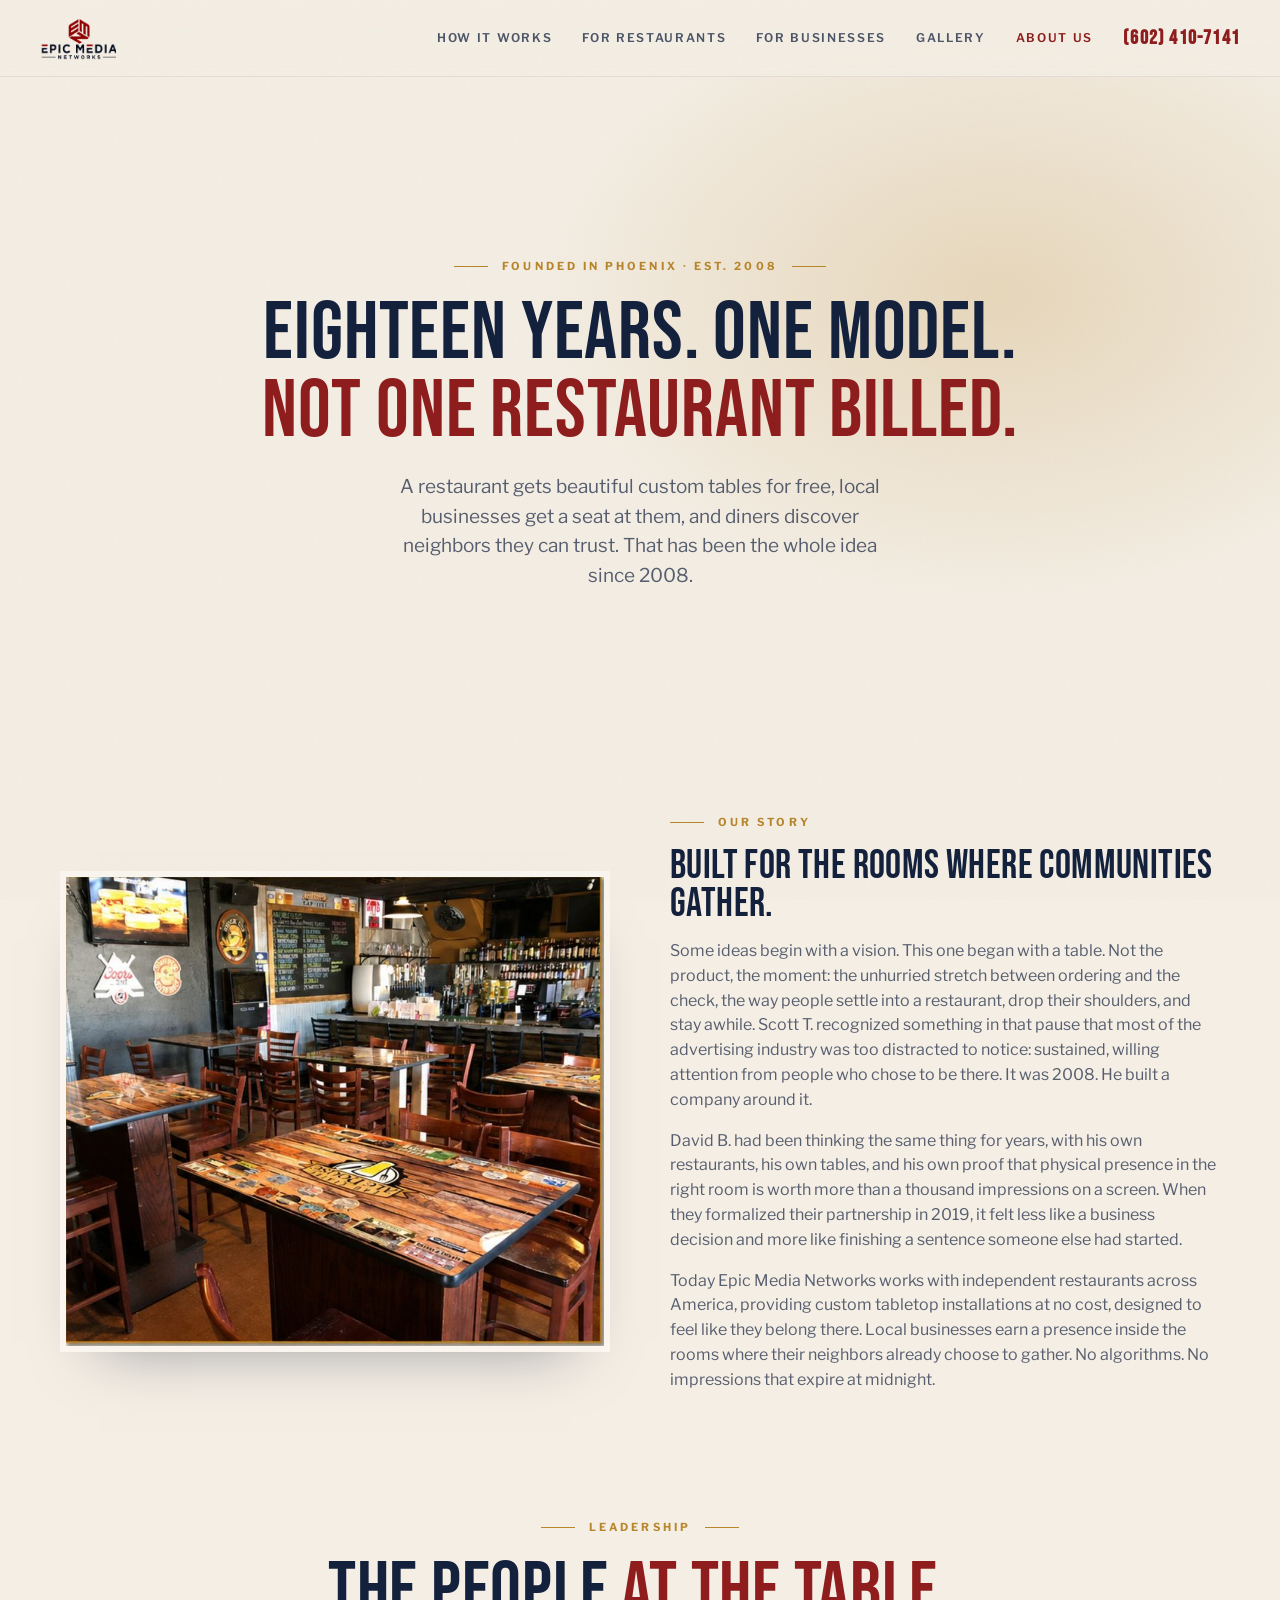
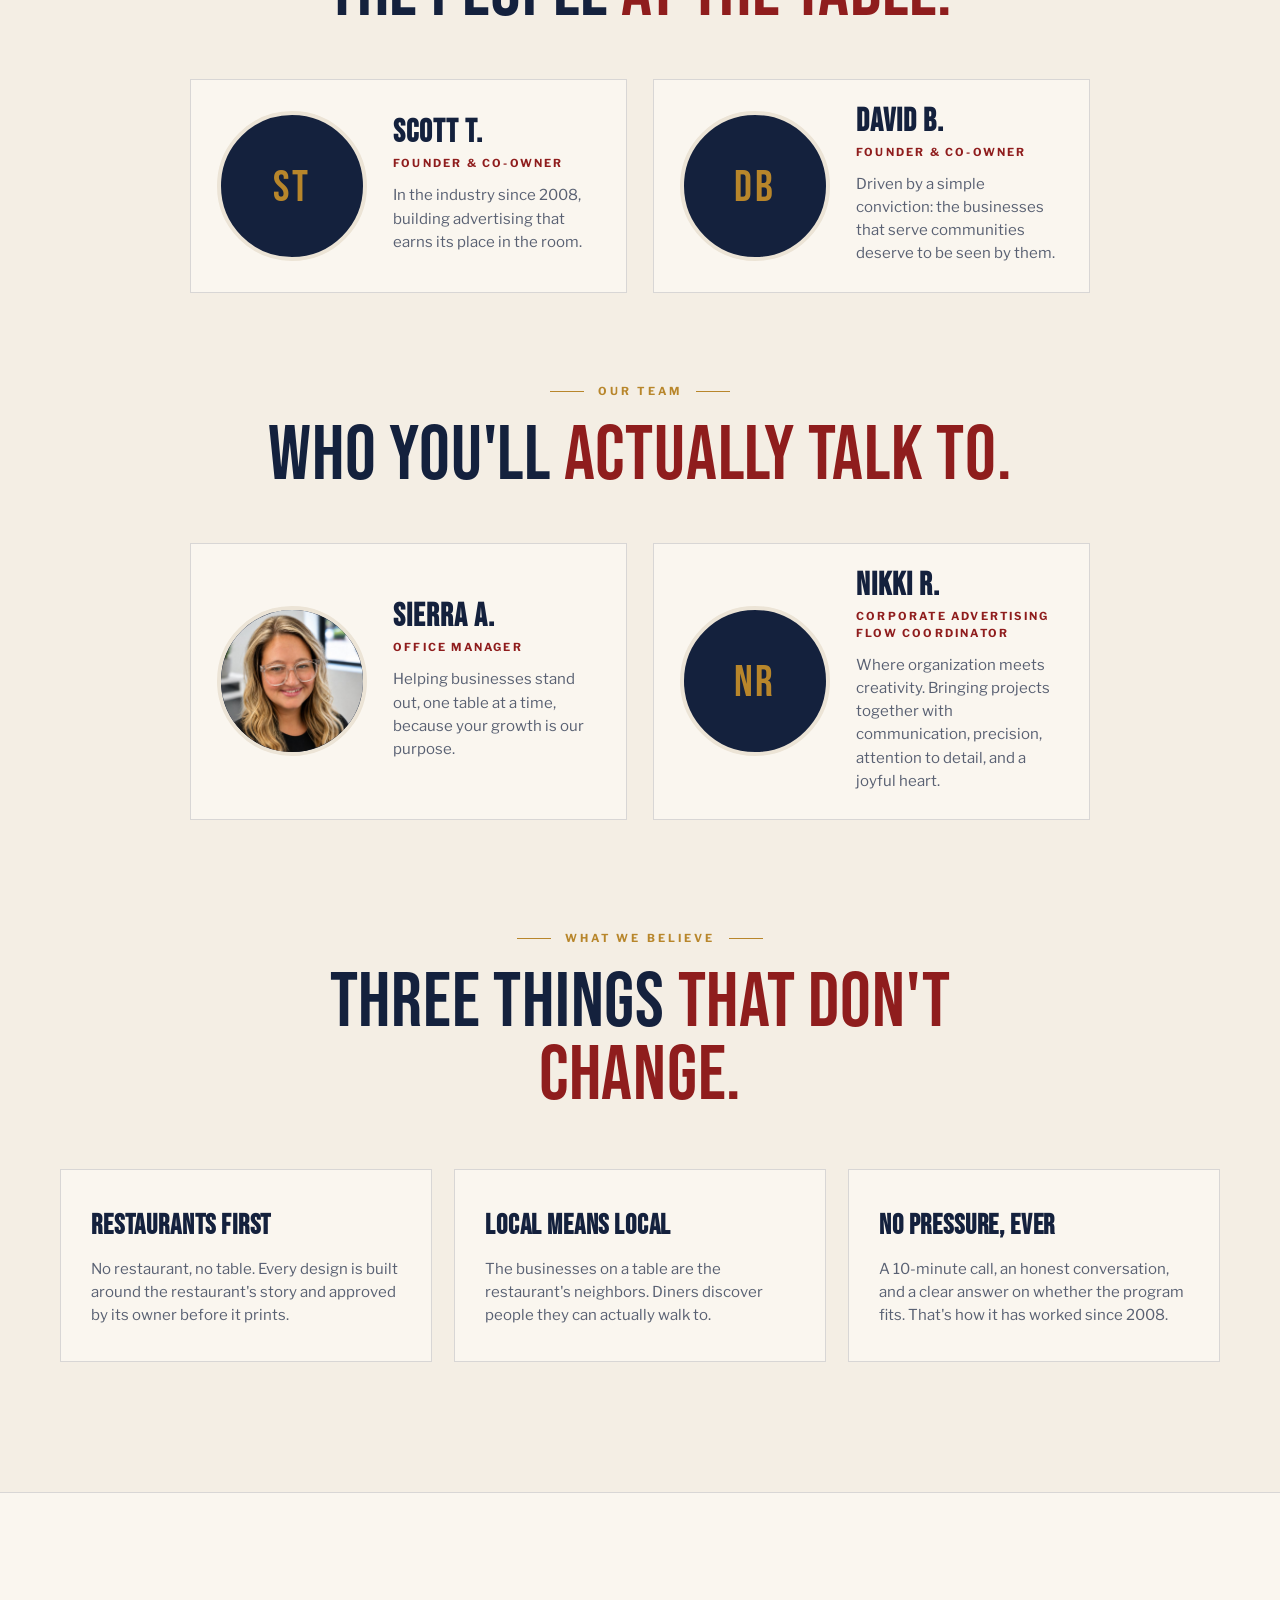
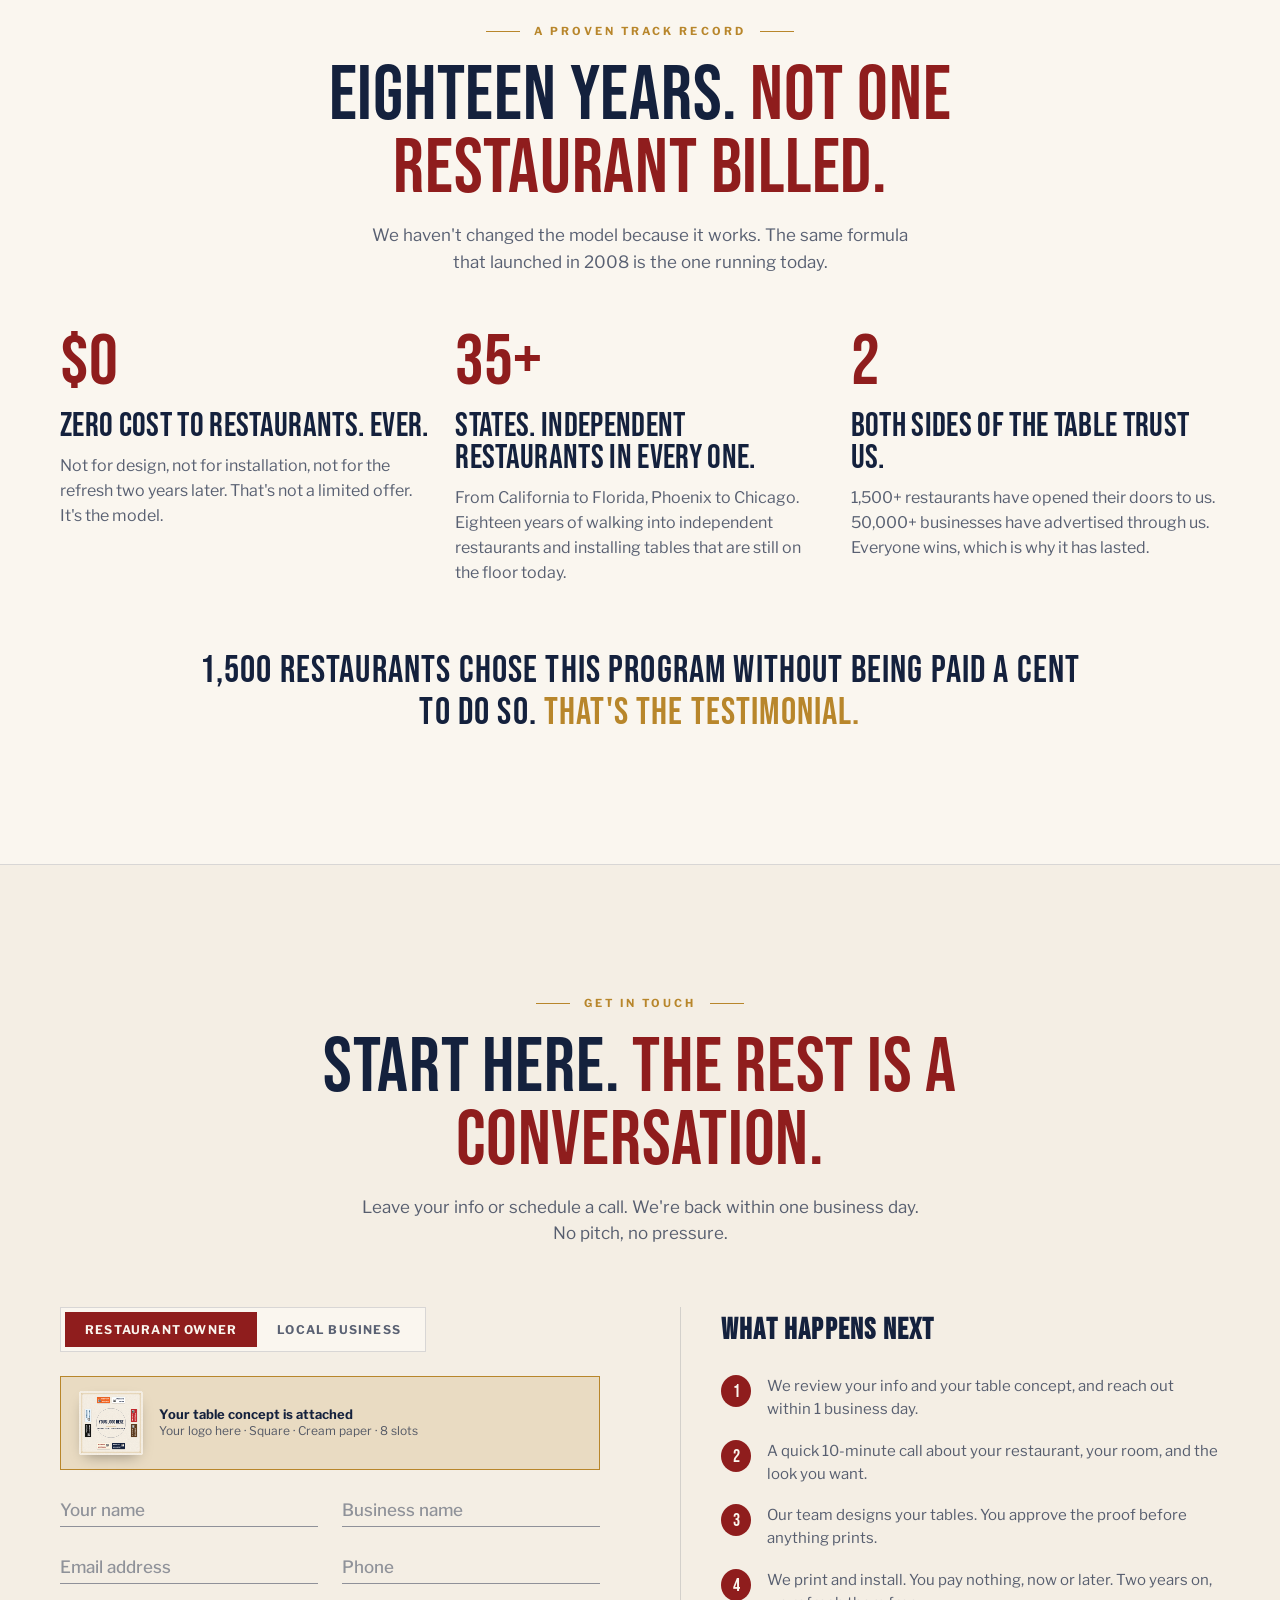
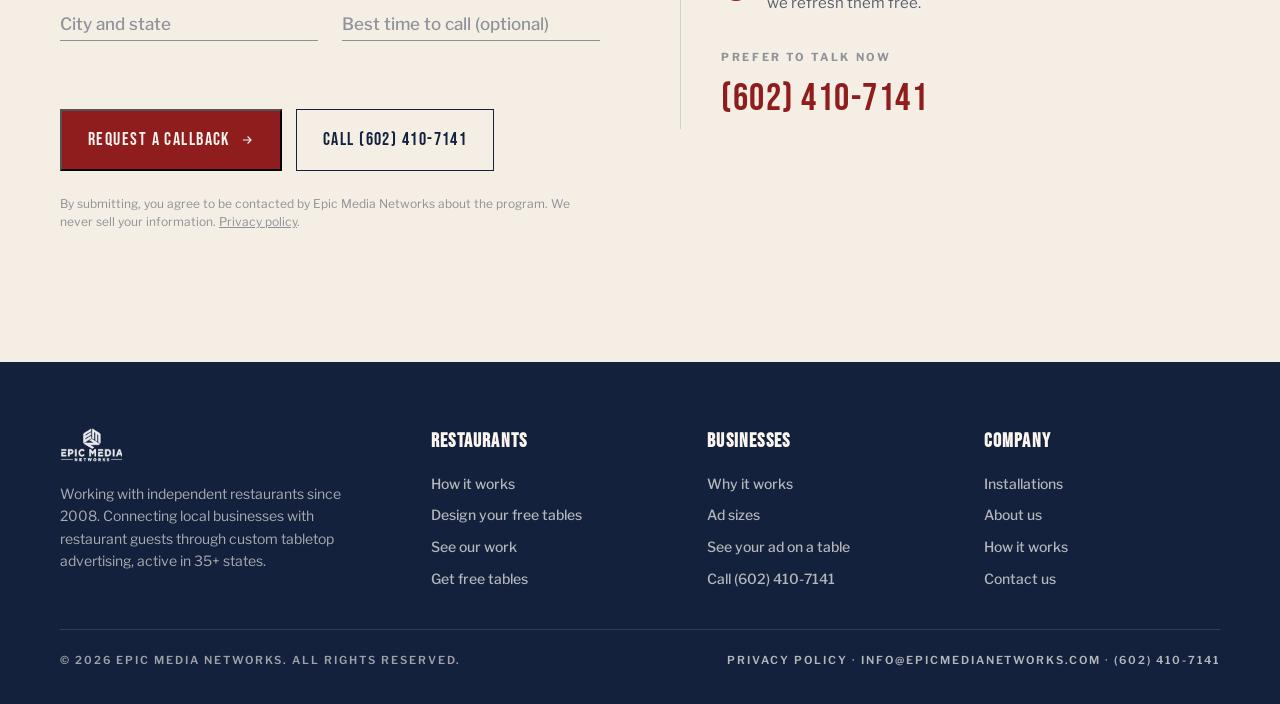
<file: about.html>
<!DOCTYPE html>
<html lang="en">
<head>
<meta charset="UTF-8">
<meta name="viewport" content="width=device-width, initial-scale=1.0, viewport-fit=cover">
<meta name="theme-color" content="#f4eee4">
<title>About Epic Media Networks | Tabletop Advertising Since 2008</title>
<meta name="description" content="Epic Media Networks was founded in Phoenix in 2008 by Scott T. and David B. A nationwide tabletop advertising platform serving independent restaurants and local businesses across America.">
<meta property="og:title" content="About Epic Media Networks | Tabletop Advertising Since 2008"><meta property="og:description" content="Epic Media Networks has placed custom tabletop advertising in independent restaurants since 2008, active in 35+ states, with 1,500+ restaurants served and zero ever billed."><meta property="og:type" content="website"><meta property="og:image" content="assets/eau-claire-1.jpg">
<link rel="icon" type="image/png" href="assets/logo-mark.png">
<link rel="preconnect" href="https://fonts.googleapis.com">
<link href="https://fonts.googleapis.com/css2?family=Bebas+Neue&family=Libre+Franklin:ital,wght@0,400;0,500;0,600;0,700;1,400&display=swap" rel="stylesheet">
<link rel="preload" as="style" href="css/site.css?v=4"><link rel="stylesheet" href="css/site.css?v=4">
<script type="application/ld+json">{"@context":"https://schema.org","@type":"LocalBusiness","name":"Epic Media Networks","description":"Custom tabletop advertising in independent restaurants. Free custom tables for restaurants, hyper-local visibility for businesses. Since 2008.","telephone":"+1-602-410-7141","email":"info@epicmedianetworks.com","url":"https://www.epicmedianetworks.com/","foundingDate":"2008","areaServed":"US","logo":"https://www.epicmedianetworks.com/assets/logo.png"}</script>
</head>
<body>
<nav aria-label="Main">
  <a class="logo" href="index.html"><img src="assets/logo.png" alt="Epic Media Networks"></a>
  <button id="burger" aria-label="Open menu" aria-expanded="false" aria-controls="menu"><span></span></button>
  <ul id="menu"><li><a href="index.html#how">How It Works</a></li><li><a href="restaurants.html">For Restaurants</a></li><li><a href="advertisers.html">For Businesses</a></li><li><a href="installations.html">Gallery</a></li><li><a href="about.html" class="active">About Us</a></li><li><a class="phone" href="tel:+16024107141">(602) 410-7141</a></li></ul>
</nav>
<section class="page-hero" style="padding-bottom:40px">
  <div class="wrap" style="grid-template-columns:1fr">
    <div class="sec-head"><div class="eyebrow">Founded in Phoenix · Est. 2008</div><h1>Eighteen years. One model. <em>Not one restaurant billed.</em></h1><p class="lead" style="margin:0 auto">A restaurant gets beautiful custom tables for free, local businesses get a seat at them, and diners discover neighbors they can trust. That has been the whole idea since 2008.</p></div>
  </div>
</section>
<section style="padding-top:20px">
  <div class="wrap">
    <div class="about-grid">
      <img loading="lazy" decoding="async" src="assets/eau-claire-2.jpg" alt="Custom Epic Media tables in an active restaurant dining room">
      <div>
        <div class="eyebrow left" style="margin-bottom:16px">Our story</div>
        <h3>Built for the rooms where communities gather.</h3>
        <p>Some ideas begin with a vision. This one began with a table. Not the product, the moment: the unhurried stretch between ordering and the check, the way people settle into a restaurant, drop their shoulders, and stay awhile. Scott T. recognized something in that pause that most of the advertising industry was too distracted to notice: sustained, willing attention from people who chose to be there. It was 2008. He built a company around it.</p>
        <p>David B. had been thinking the same thing for years, with his own restaurants, his own tables, and his own proof that physical presence in the right room is worth more than a thousand impressions on a screen. When they formalized their partnership in 2019, it felt less like a business decision and more like finishing a sentence someone else had started.</p>
        <p>Today Epic Media Networks works with independent restaurants across America, providing custom tabletop installations at no cost, designed to feel like they belong there. Local businesses earn a presence inside the rooms where their neighbors already choose to gather. No algorithms. No impressions that expire at midnight.</p>
      </div>
    </div>
    <div class="sec-head" style="margin-top:110px"><div class="eyebrow">Leadership</div><h2>The people <em>at the table.</em></h2></div>
    <div class="team lead-team">
      <div class="person"><div class="photo"><img loading="lazy" decoding="async" src="https://www.epicmedianetworks.com/images/team/scott.jpg" alt="Scott T., Founder and Co-Owner" onerror="this.parentNode.classList.add('noimg');this.remove()"><span>ST</span></div><div><h4>Scott T.</h4><small>Founder &amp; Co-Owner</small><p>In the industry since 2008, building advertising that earns its place in the room.</p></div></div>
      <div class="person"><div class="photo"><img loading="lazy" decoding="async" src="https://www.epicmedianetworks.com/images/team/david.jpg" alt="David B., Founder and Co-Owner" onerror="this.parentNode.classList.add('noimg');this.remove()"><span>DB</span></div><div><h4>David B.</h4><small>Founder &amp; Co-Owner</small><p>Driven by a simple conviction: the businesses that serve communities deserve to be seen by them.</p></div></div>
    </div>
    <div class="sec-head" style="margin-top:90px"><div class="eyebrow">Our team</div><h2>Who you'll <em>actually talk to.</em></h2></div>
    <div class="team">
      <div class="person"><div class="photo"><img loading="lazy" decoding="async" src="assets/team/sierra-a.jpg" alt="Sierra A., Office Manager"><span>SA</span></div><div><h4>Sierra A.</h4><small>Office Manager</small><p>Helping businesses stand out, one table at a time, because your growth is our purpose.</p></div></div>
      <div class="person"><div class="photo"><img loading="lazy" decoding="async" src="https://www.epicmedianetworks.com/images/team/nikki-r.jpeg" alt="Nikki R., Corporate Advertising Flow Coordinator" onerror="this.parentNode.classList.add('noimg');this.remove()"><span>NR</span></div><div><h4>Nikki R.</h4><small>Corporate Advertising Flow Coordinator</small><p>Where organization meets creativity. Bringing projects together with communication, precision, attention to detail, and a joyful heart.</p></div></div>
    </div>
    <div class="sec-head" style="margin-top:110px"><div class="eyebrow">What we believe</div><h2>Three things <em>that don't change.</em></h2></div>
    <div class="values">
      <div class="value"><b>Restaurants first</b><p>No restaurant, no table. Every design is built around the restaurant's story and approved by its owner before it prints.</p></div>
      <div class="value"><b>Local means local</b><p>The businesses on a table are the restaurant's neighbors. Diners discover people they can actually walk to.</p></div>
      <div class="value"><b>No pressure, ever</b><p>A 10-minute call, an honest conversation, and a clear answer on whether the program fits. That's how it has worked since 2008.</p></div>
    </div>
  </div>
</section>
<section class="trust" id="trust">
  <div class="wrap">
    <div class="sec-head"><div class="eyebrow">A proven track record</div><h2>Eighteen years. <em>Not one restaurant billed.</em></h2><p>We haven't changed the model because it works. The same formula that launched in 2008 is the one running today.</p></div>
    <div class="trust-grid">
      <div class="trust-card"><div class="big">$0</div><h3>Zero cost to restaurants. Ever.</h3><p>Not for design, not for installation, not for the refresh two years later. That's not a limited offer. It's the model.</p></div>
      <div class="trust-card"><div class="big">35+</div><h3>States. Independent restaurants in every one.</h3><p>From California to Florida, Phoenix to Chicago. Eighteen years of walking into independent restaurants and installing tables that are still on the floor today.</p></div>
      <div class="trust-card"><div class="big">2</div><h3>Both sides of the table trust us.</h3><p>1,500+ restaurants have opened their doors to us. 50,000+ businesses have advertised through us. Everyone wins, which is why it has lasted.</p></div>
    </div>
    <div class="pull">1,500 restaurants chose this program without being paid a cent to do so. <em>That's the testimonial.</em></div>
  </div>
</section>

<section id="contact">
  <div class="wrap">
    <div class="sec-head"><div class="eyebrow">Get in touch</div><h2>Start here. <em>The rest is a conversation.</em></h2><p>Leave your info or schedule a call. We're back within one business day. No pitch, no pressure.</p></div>
    <div class="contact-grid">
      <form class="form lead" novalidate>
        <div class="toggle" id="contactToggle" role="group" aria-label="I am a"><button type="button" data-seat="restaurant" class="active">Restaurant owner</button><button type="button" data-seat="advertiser" class="">Local business</button></div><div class="concept-preview"><canvas id="conceptThumb" width="256" height="256" aria-hidden="true"></canvas><small><b id="conceptTitle">Your table concept is attached</b><span id="conceptText"></span></small></div>
        <div class="row"><input class="text" type="text" placeholder="Your name" required aria-label="Your name"><input class="text" type="text" placeholder="Business name" required aria-label="Business name"></div>
        <div class="row"><input class="text" type="email" placeholder="Email address" required aria-label="Email address"><input class="text" type="tel" placeholder="Phone" required aria-label="Phone"></div>
        <div class="row"><input class="text" type="text" placeholder="City and state" aria-label="City and state"><input class="text" type="text" placeholder="Best time to call (optional)" aria-label="Best time to call"></div>
        <div class="form-msg" aria-live="polite"></div>
        <div class="hero-ctas"><button class="btn btn-primary" type="submit">Request a callback <svg viewBox="0 0 24 24" fill="none" stroke="currentColor" stroke-width="2"><path d="M5 12h14M13 6l6 6-6 6"/></svg></button><a class="btn btn-ghost" href="tel:+16024107141">Call (602) 410-7141</a></div>
        <div class="consent">By submitting, you agree to be contacted by Epic Media Networks about the program. We never sell your information. <a href="privacy.html" style="text-decoration:underline">Privacy policy</a>.</div>
      </form>
      <div class="next">
        <h4>What happens next</h4>
        <div class="next-set on" data-seat="restaurant"><ol>
          <li>We review your info and your table concept, and reach out within 1 business day.</li>
          <li>A quick 10-minute call about your restaurant, your room, and the look you want.</li>
          <li>Our team designs your tables. You approve the proof before anything prints.</li>
          <li>We print and install. You pay nothing, now or later. Two years on, we refresh them free.</li>
        </ol></div>
        <div class="next-set " data-seat="advertiser"><ol>
          <li>We review your info and your ad concept, and reach out within 1 business day.</li>
          <li>A quick 10-minute call to match you with restaurants near your business.</li>
          <li>Our team builds your finished ad. You approve it before it prints.</li>
          <li>Your ad goes on the table for two full years.</li>
        </ol></div>
        <div class="phone"><small>Prefer to talk now</small>(602) 410-7141</div>
      </div>
    </div>
  </div>
</section>

<footer>
  <div class="wrap">
    <div class="fcol fabout"><img src="assets/logo.png" alt="Epic Media Networks"><p>Working with independent restaurants since 2008. Connecting local businesses with restaurant guests through custom tabletop advertising, active in 35+ states.</p></div>
    <div class="fcol"><h5>Restaurants</h5><ul><li><a href="restaurants.html#how">How it works</a></li><li><a href="restaurants.html#designer">Design your free tables</a></li><li><a href="installations.html">See our work</a></li><li><a href="restaurants.html#contact">Get free tables</a></li></ul></div>
    <div class="fcol"><h5>Businesses</h5><ul><li><a href="advertisers.html#why">Why it works</a></li><li><a href="advertisers.html#sizes">Ad sizes</a></li><li><a href="advertisers.html#designer">See your ad on a table</a></li><li><a href="advertisers.html#contact">Schedule a call</a></li></ul></div>
    <div class="fcol"><h5>Company</h5><ul><li><a href="installations.html">Installations</a></li><li><a href="about.html">About us</a></li><li><a href="index.html#how">How it works</a></li><li><a href="index.html#contact">Contact us</a></li></ul></div>
    <div class="fbot"><span>© 2026 Epic Media Networks. All rights reserved.</span><span><a href="privacy.html">Privacy Policy</a> · <a href="mailto:info@epicmedianetworks.com">info@epicmedianetworks.com</a> · <a href="tel:+16024107141">(602) 410-7141</a></span></div>
  </div>
</footer>
<script src="js/config.js" defer></script>
<script src="js/three.min.js" defer></script>
<script src="js/three-extras.js" defer></script>
<script src="js/assets-inline.js" defer></script>
<script src="js/table3d.js" defer></script>
<script src="js/page.js?v=4" defer></script>
<script src="js/common.js" defer></script>
</body>
</html>
</file>
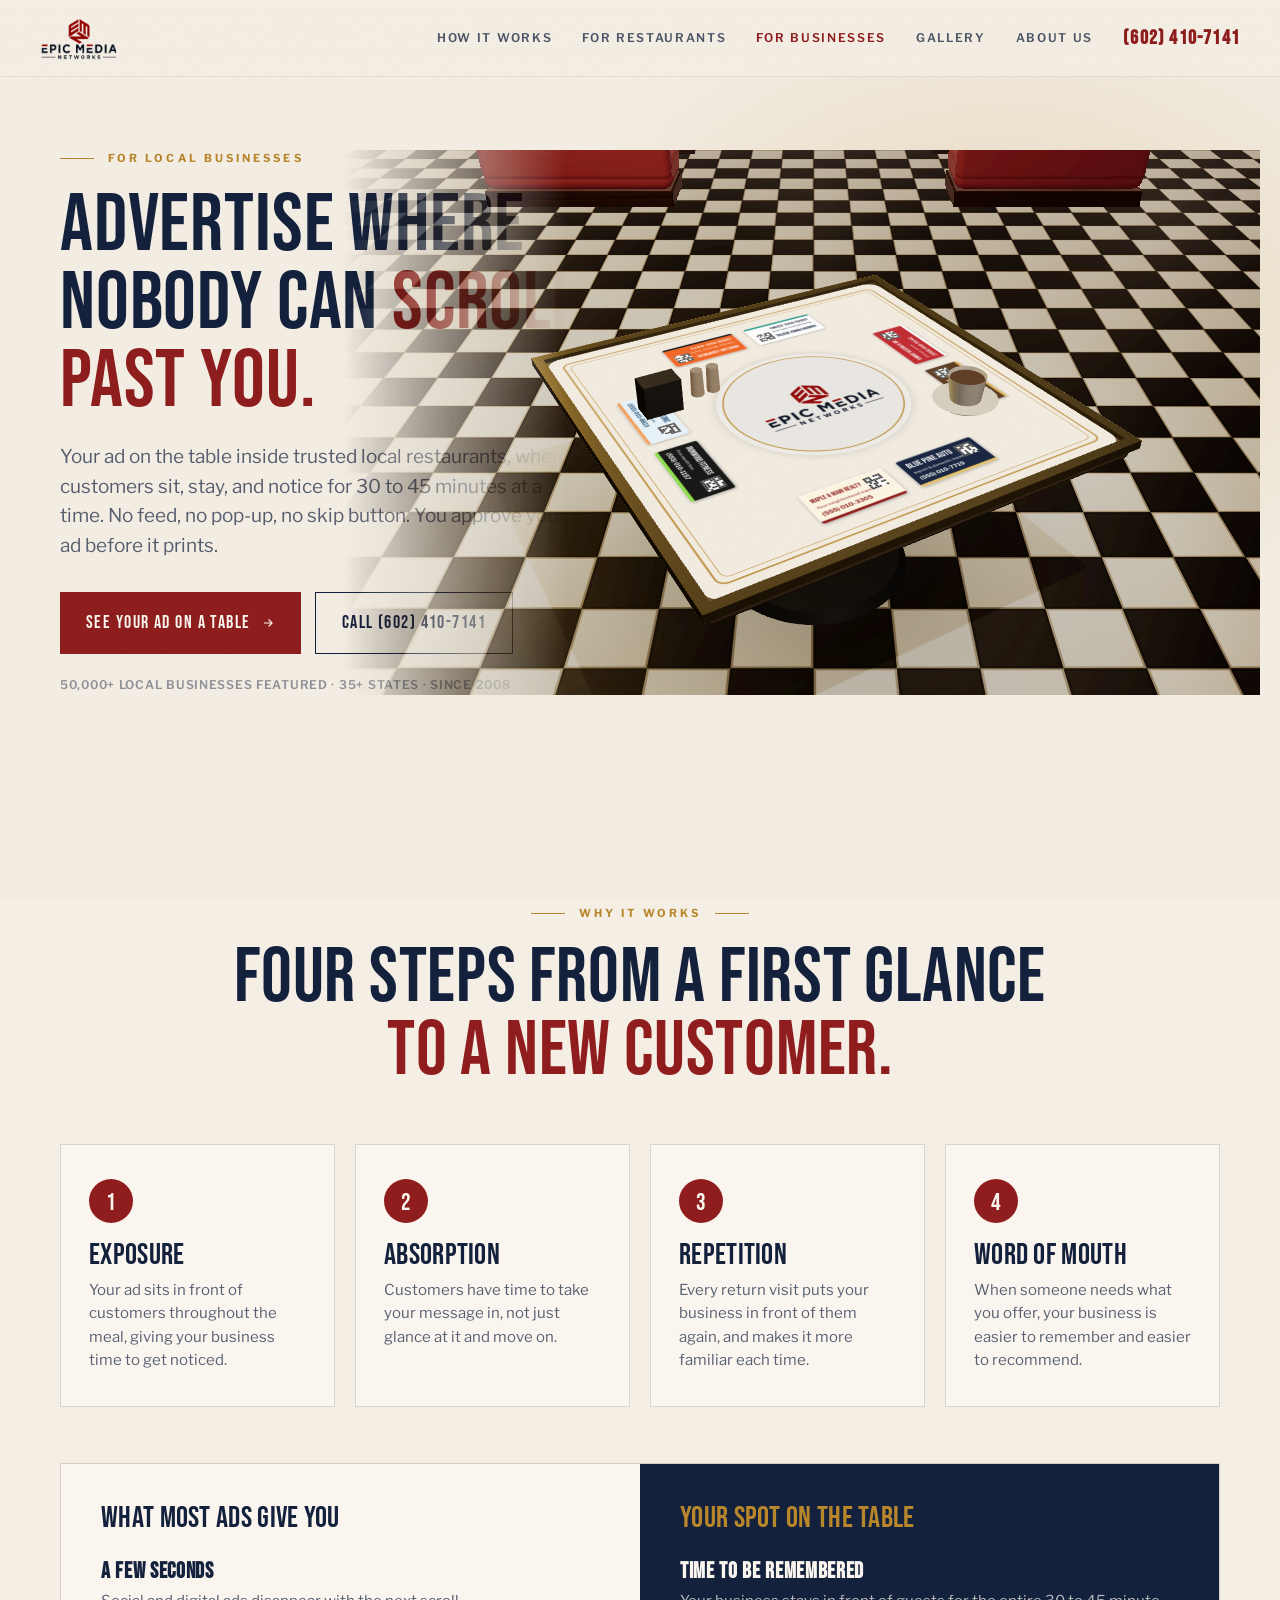
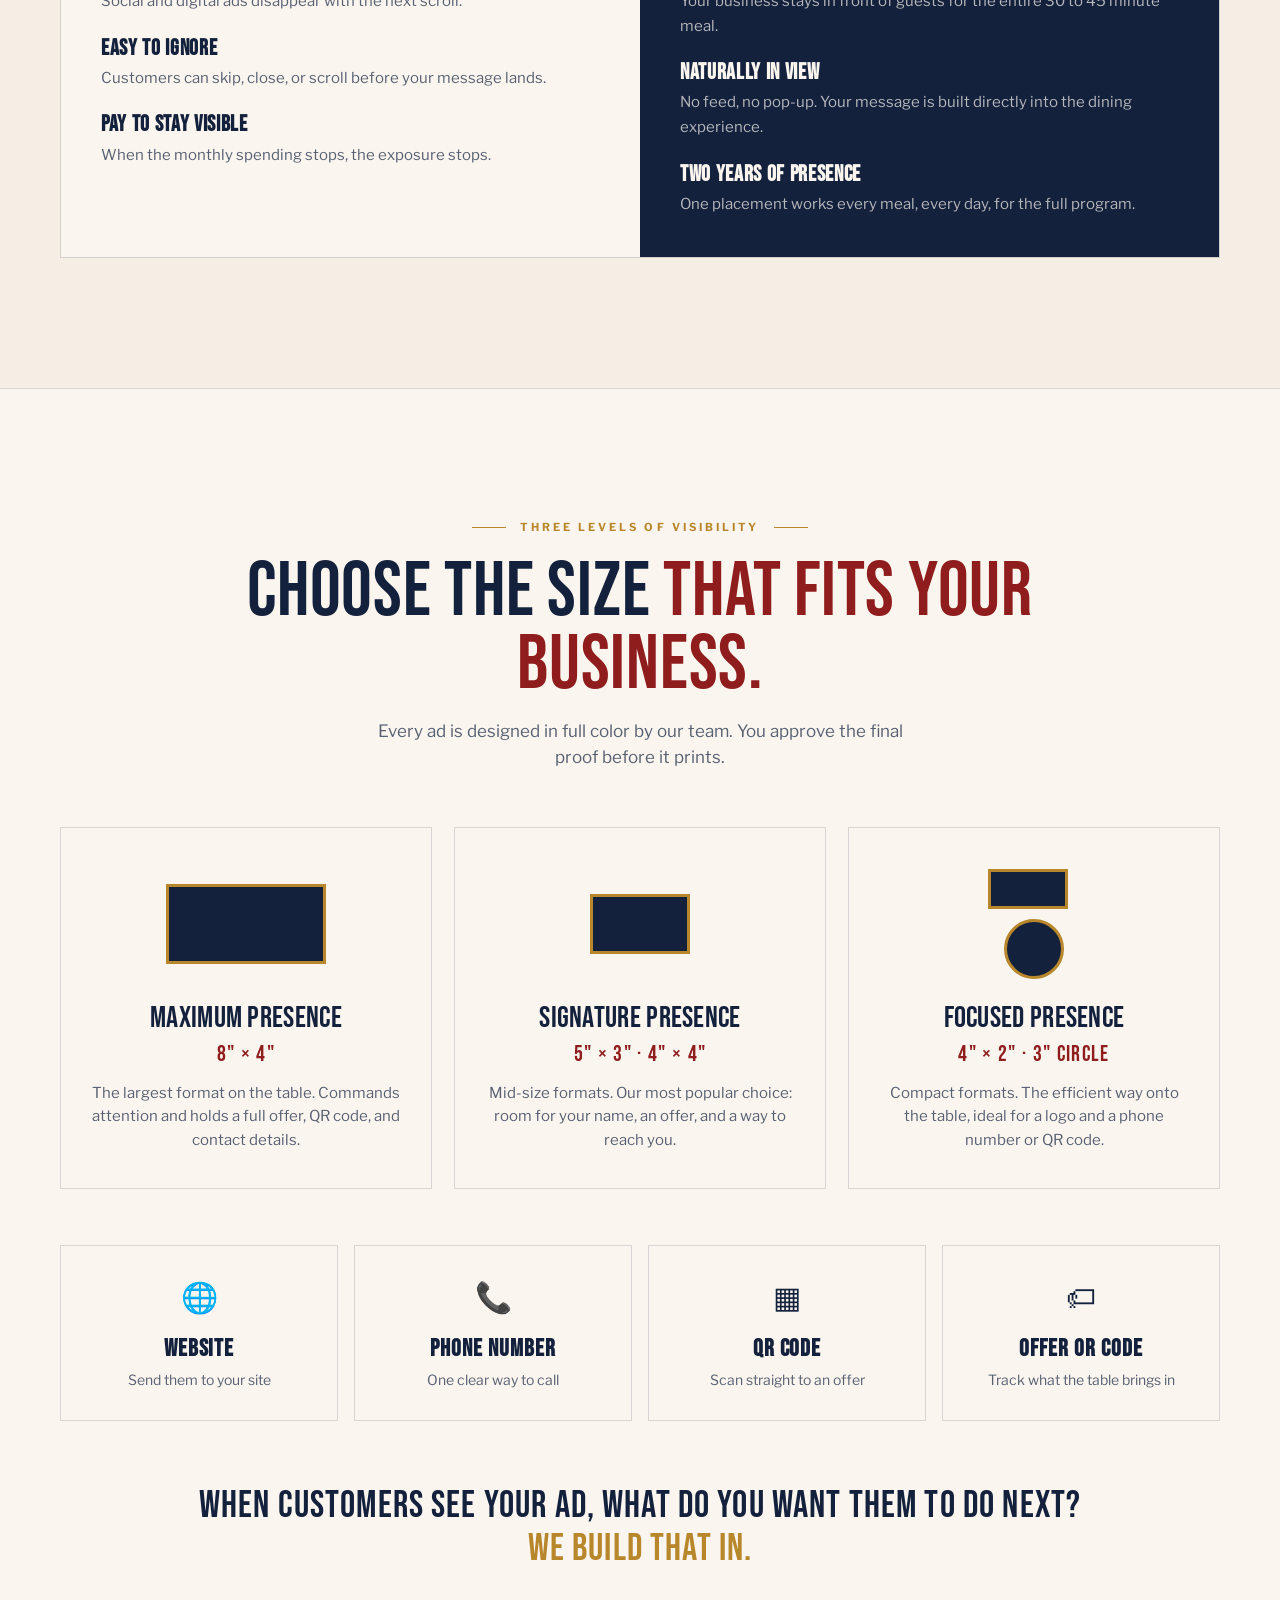
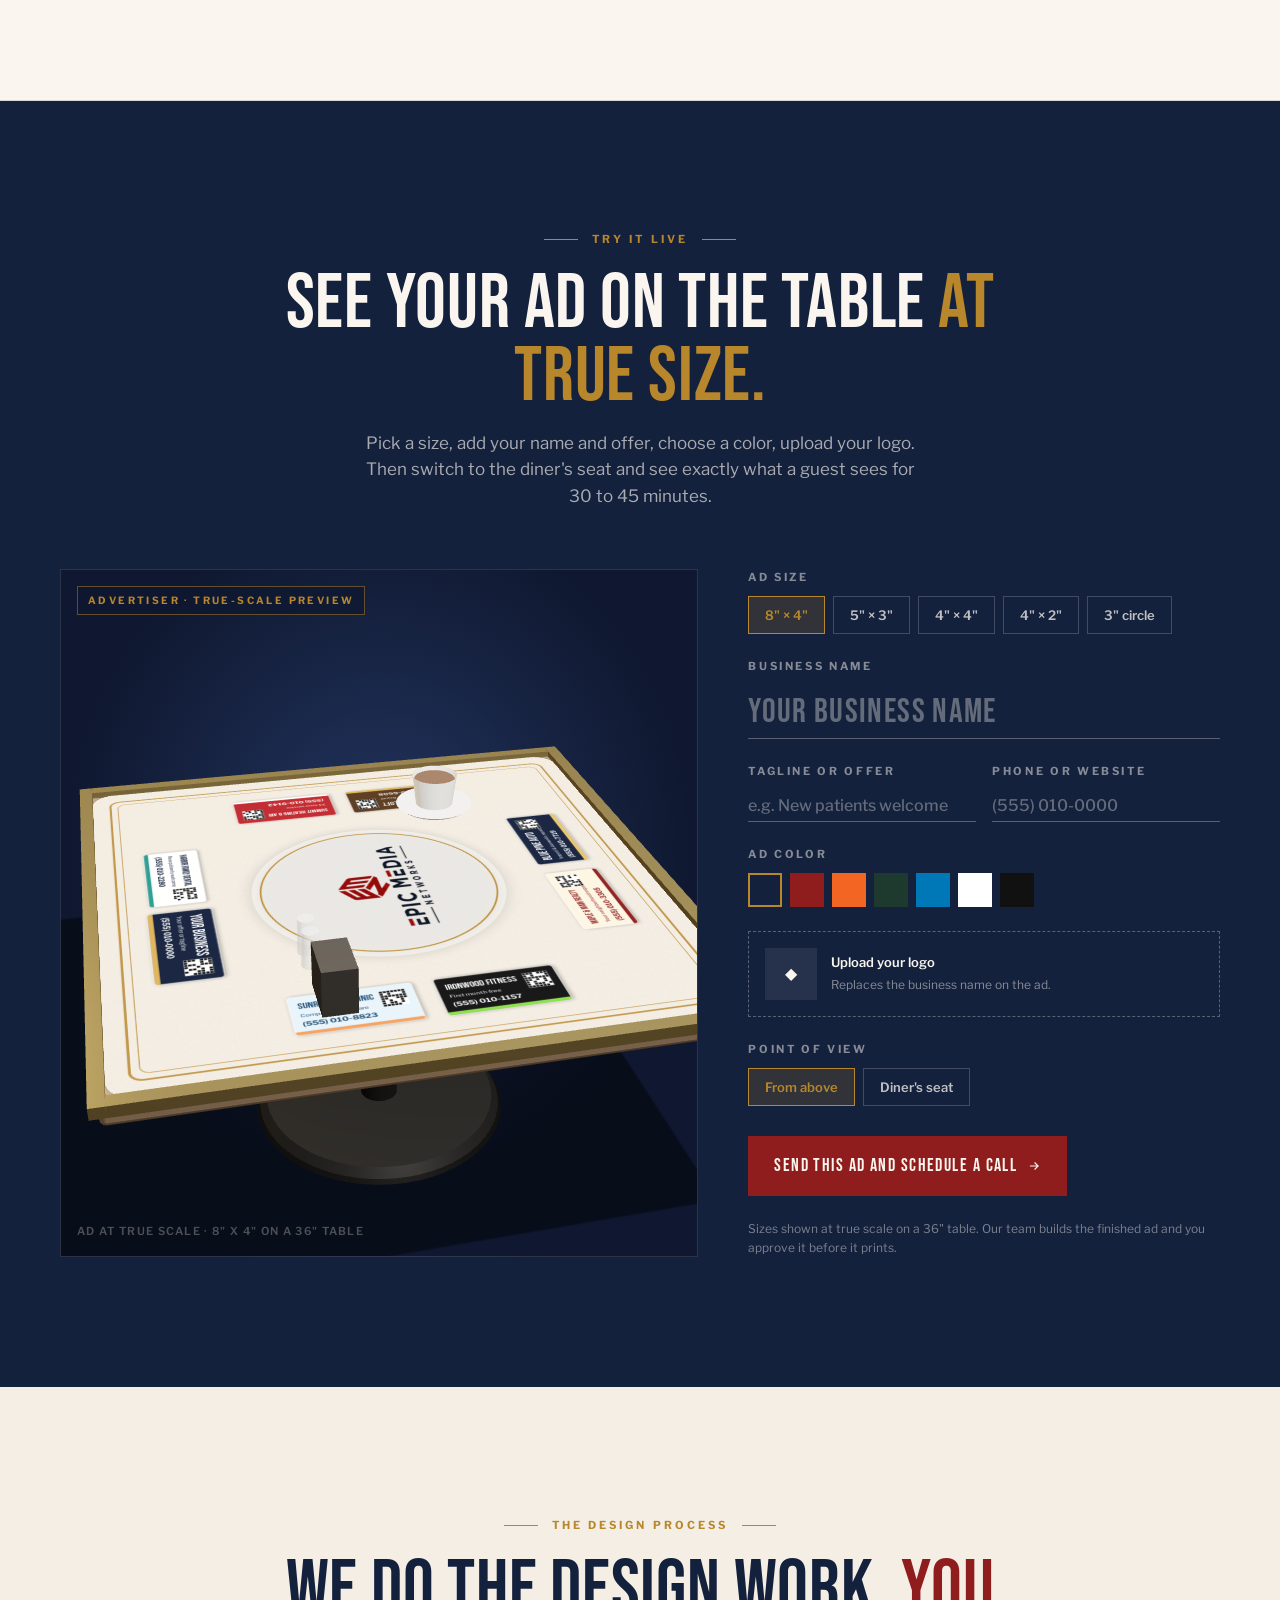
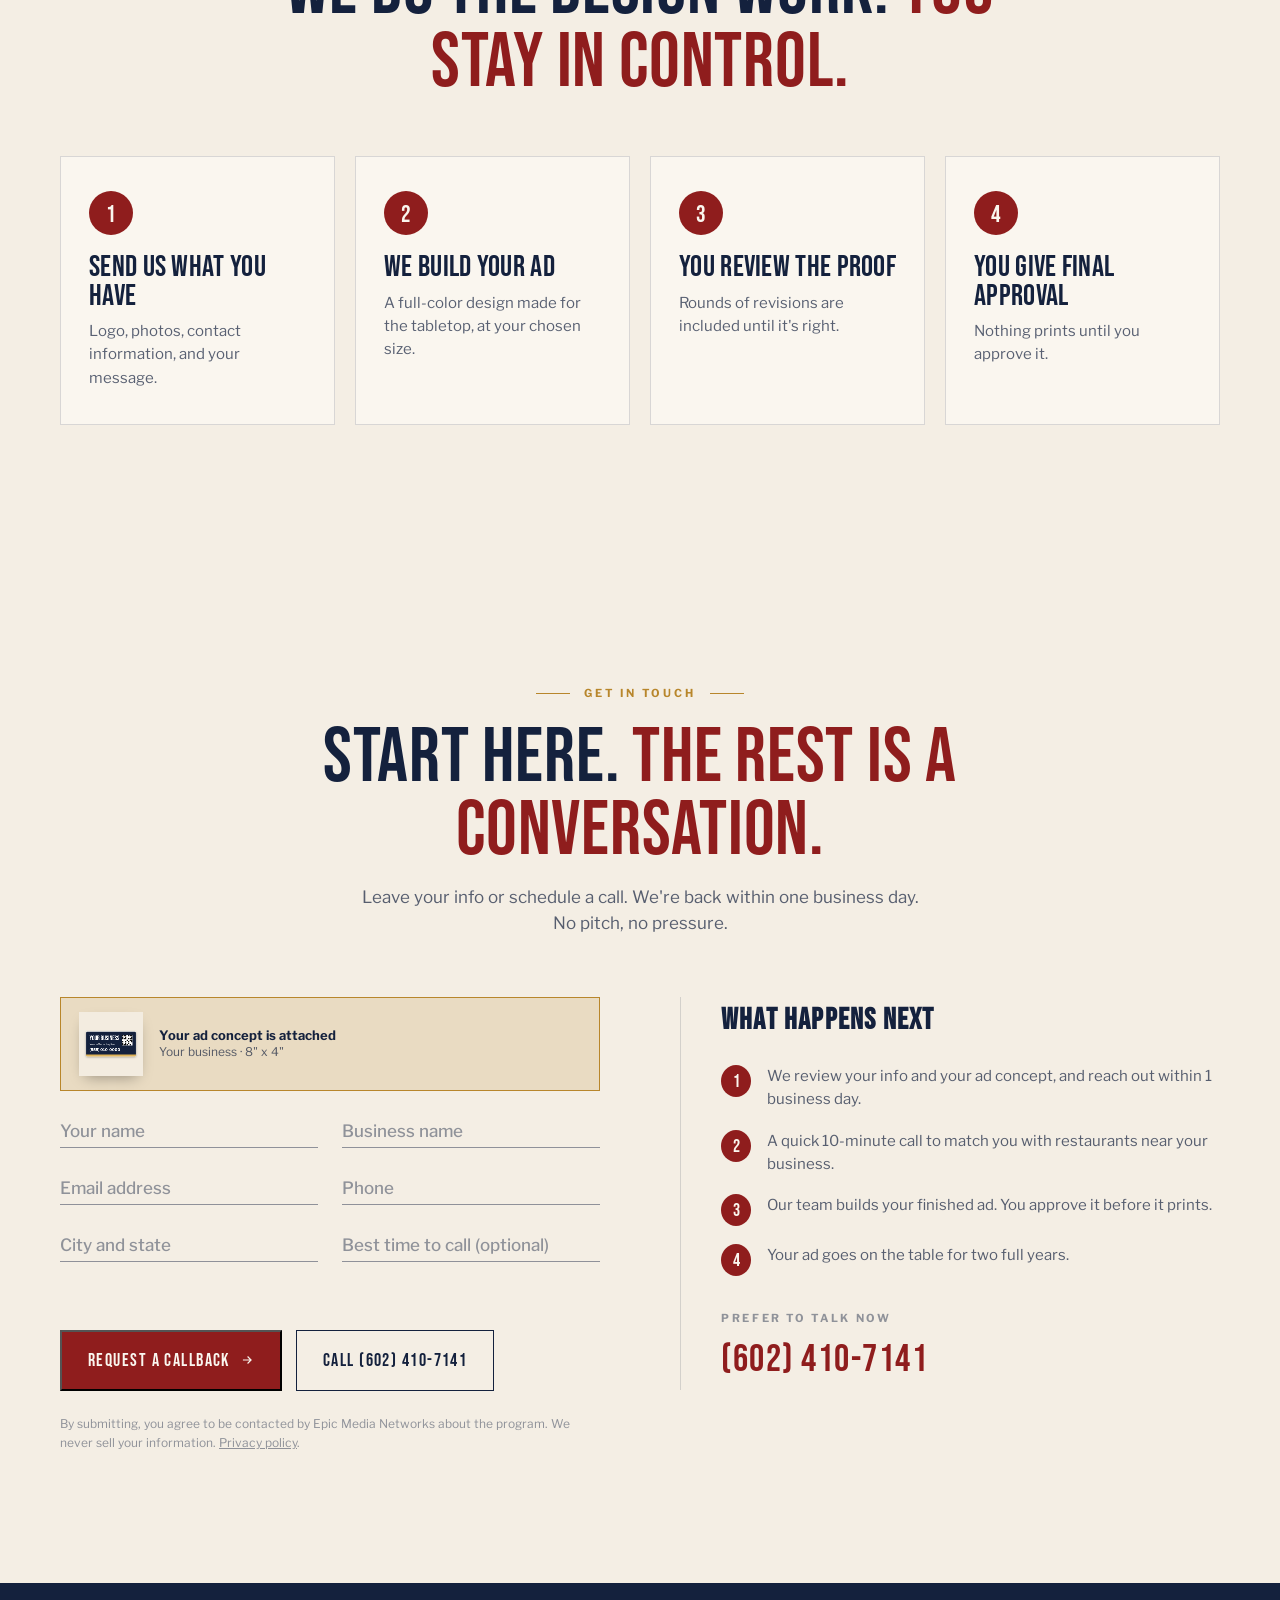
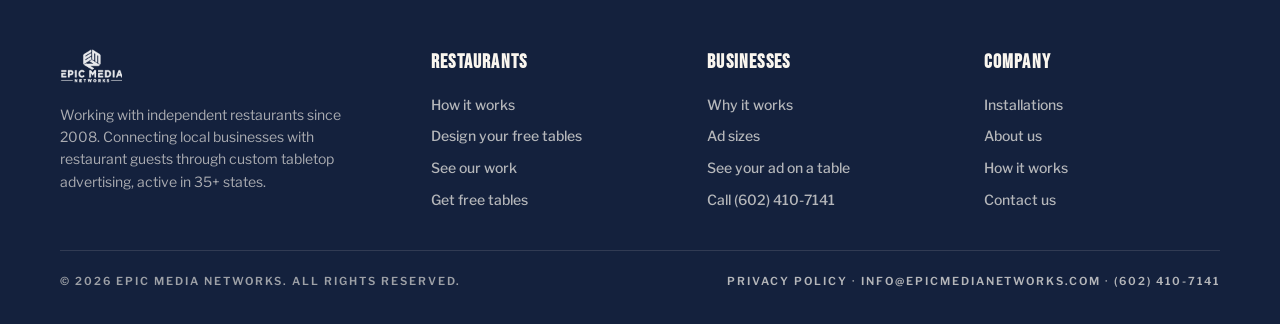
<file: advertisers.html>
<!DOCTYPE html>
<html lang="en">
<head>
<meta charset="UTF-8">
<meta name="viewport" content="width=device-width, initial-scale=1.0, viewport-fit=cover">
<meta name="theme-color" content="#f4eee4">
<title>Local Tabletop Advertising for Businesses | Epic Media Networks</title>
<meta name="description" content="Put your business on the table inside trusted local restaurants. 30 to 45 minutes of attention per meal, two years per placement, full-color design included. Schedule a call.">
<meta property="og:title" content="Local Tabletop Advertising for Businesses | Epic Media Networks"><meta property="og:description" content="Put your business on the table inside trusted local restaurants. 30 to 45 minutes of attention per meal, two years per placement, full-color design included. Schedule a call."><meta property="og:type" content="website"><meta property="og:image" content="assets/eau-claire-1.jpg">
<link rel="icon" type="image/png" href="assets/logo-mark.png">
<link rel="preconnect" href="https://fonts.googleapis.com">
<link href="https://fonts.googleapis.com/css2?family=Bebas+Neue&family=Libre+Franklin:ital,wght@0,400;0,500;0,600;0,700;1,400&display=swap" rel="stylesheet">
<link rel="preload" as="style" href="css/site.css?v=4"><link rel="stylesheet" href="css/site.css?v=4">
<script type="application/ld+json">{"@context":"https://schema.org","@type":"LocalBusiness","name":"Epic Media Networks","description":"Custom tabletop advertising in independent restaurants. Free custom tables for restaurants, hyper-local visibility for businesses. Since 2008.","telephone":"+1-602-410-7141","email":"info@epicmedianetworks.com","url":"https://www.epicmedianetworks.com/","foundingDate":"2008","areaServed":"US","logo":"https://www.epicmedianetworks.com/assets/logo.png"}</script>
</head>
<body>
<nav aria-label="Main">
  <a class="logo" href="index.html"><img src="assets/logo.png" alt="Epic Media Networks"></a>
  <button id="burger" aria-label="Open menu" aria-expanded="false" aria-controls="menu"><span></span></button>
  <ul id="menu"><li><a href="index.html#how">How It Works</a></li><li><a href="restaurants.html">For Restaurants</a></li><li><a href="advertisers.html" class="active">For Businesses</a></li><li><a href="installations.html">Gallery</a></li><li><a href="about.html">About Us</a></li><li><a class="phone" href="tel:+16024107141">(602) 410-7141</a></li></ul>
</nav>
<section class="page-hero">
  <div class="wrap">
    <div>
      <div class="eyebrow left">For local businesses</div>
      <h1>Advertise where nobody can <em>scroll past you.</em></h1>
      <p class="lead">Your ad on the table inside trusted local restaurants, where customers sit, stay, and notice for 30 to 45 minutes at a time. No feed, no pop-up, no skip button. You approve your ad before it prints.</p>
      <div class="hero-ctas"><a class="btn btn-primary" href="#designer">See your ad on a table <svg viewBox="0 0 24 24" fill="none" stroke="currentColor" stroke-width="2"><path d="M5 12h14M13 6l6 6-6 6"/></svg></a><a class="btn btn-ghost" href="#contact">Schedule a call</a></div>
      <div class="hero-note" style="margin-top:22px">50,000+ LOCAL BUSINESSES FEATURED · 35+ STATES · SINCE 2008</div>
    </div>
    <div class="scene" id="pageScene"><span class="sr-only">Interactive 3D restaurant table with local business ad placements.</span><div class="drag-hint"><i></i> Drag to turn the table</div></div>
  </div>
</section>
<section id="why">
  <div class="wrap">
    <div class="sec-head"><div class="eyebrow">Why it works</div><h2>Four steps from a first glance <em>to a new customer.</em></h2></div>
    <div class="steps4">
      <div class="step4"><div class="num">1</div><h3>Exposure</h3><p>Your ad sits in front of customers throughout the meal, giving your business time to get noticed.</p></div>
      <div class="step4"><div class="num">2</div><h3>Absorption</h3><p>Customers have time to take your message in, not just glance at it and move on.</p></div>
      <div class="step4"><div class="num">3</div><h3>Repetition</h3><p>Every return visit puts your business in front of them again, and makes it more familiar each time.</p></div>
      <div class="step4"><div class="num">4</div><h3>Word of mouth</h3><p>When someone needs what you offer, your business is easier to remember and easier to recommend.</p></div>
    </div>
    <div class="vs">
      <div class="a"><h3>What most ads give you</h3><ul>
        <li><b>A few seconds</b><span>Social and digital ads disappear with the next scroll.</span></li>
        <li><b>Easy to ignore</b><span>Customers can skip, close, or scroll before your message lands.</span></li>
        <li><b>Pay to stay visible</b><span>When the monthly spending stops, the exposure stops.</span></li>
      </ul></div>
      <div class="b"><h3>Your spot on the table</h3><ul>
        <li><b>Time to be remembered</b><span>Your business stays in front of guests for the entire 30 to 45 minute meal.</span></li>
        <li><b>Naturally in view</b><span>No feed, no pop-up. Your message is built directly into the dining experience.</span></li>
        <li><b>Two years of presence</b><span>One placement works every meal, every day, for the full program.</span></li>
      </ul></div>
    </div>
  </div>
</section>
<section class="trust" id="sizes">
  <div class="wrap">
    <div class="sec-head"><div class="eyebrow">Three levels of visibility</div><h2>Choose the size <em>that fits your business.</em></h2><p>Every ad is designed in full color by our team. You approve the final proof before it prints.</p></div>
    <div class="sizes">
      <div class="size-card"><div class="shape"><i style="width:160px;height:80px"></i></div><h3>Maximum presence</h3><div class="dims">8" × 4"</div><p>The largest format on the table. Commands attention and holds a full offer, QR code, and contact details.</p></div>
      <div class="size-card"><div class="shape"><i style="width:100px;height:60px"></i></div><h3>Signature presence</h3><div class="dims">5" × 3"  ·  4" × 4"</div><p>Mid-size formats. Our most popular choice: room for your name, an offer, and a way to reach you.</p></div>
      <div class="size-card"><div class="shape"><i style="width:80px;height:40px;margin-right:12px"></i><i style="width:60px;height:60px;border-radius:50%"></i></div><h3>Focused presence</h3><div class="dims">4" × 2"  ·  3" circle</div><p>Compact formats. The efficient way onto the table, ideal for a logo and a phone number or QR code.</p></div>
    </div>
    <div class="actions">
      <div class="action"><div class="ico">🌐</div><b>Website</b><span>Send them to your site</span></div>
      <div class="action"><div class="ico">📞</div><b>Phone number</b><span>One clear way to call</span></div>
      <div class="action"><div class="ico">▦</div><b>QR code</b><span>Scan straight to an offer</span></div>
      <div class="action"><div class="ico">🏷</div><b>Offer or code</b><span>Track what the table brings in</span></div>
    </div>
    <div class="pull">When customers see your ad, what do you want them to do next? <em>We build that in.</em></div>
  </div>
</section>
<section class="designer" id="designer">
  <div class="wrap">
    <div class="sec-head">
      <div class="eyebrow">Try it live</div>
      <h2 style="color:var(--paper)">See your ad on the table <em style="color:var(--gold)">at true size.</em></h2>
      <p>Pick a size, add your name and offer, choose a color, upload your logo. Then switch to the diner's seat and see exactly what a guest sees for 30 to 45 minutes.</p>
    </div>
    
    <div class="designer-grid">
      <div class="designer-3d" id="designerScene"><div class="tag" id="modeTag">Restaurant · live preview</div><div class="size" id="sizeLabel">Square · 30" x 30"</div></div>
      <div class="panel">
        <div class="panel-set" data-mode="table">
          <div class="field"><label>Table shape</label><div class="chips" id="shapes"><button class="chip active" data-shape="square">▢ Square</button><button class="chip" data-shape="round">◯ Round</button></div></div>
          <div class="field"><label>Background design</label>
            <div class="chips" id="bgs">
              <button class="chip active" data-bg="paper"><span class="sw" style="background-image:url('assets/tex-paper.jpg')"></span>Cream paper</button>
              <button class="chip" data-bg="woodcat"><span class="sw" style="background-image:url('assets/wood/412.jpg')"></span>Wood samples</button>
              <button class="chip" data-bg="pantone"><span class="sw" style="background:linear-gradient(135deg,#c1272d,#e9c46a,#2a9d8f,#14213d)"></span>Solid color</button>
            </div>
          </div>
          <div class="catalog-wrap" id="woodCat" hidden><label>Wood catalog · 99 samples · click one <span id="woodPick"></span></label><div class="catalog" id="woodGrid"></div></div>
          <div class="catalog-wrap" id="panCat" hidden><label>Pantone color bridge · 1,089 colors <span id="panPick"></span></label><input class="text sm" type="text" id="panSearch" placeholder="Search a code, e.g. 186, 7462, Warm Red"><div class="catalog pan" id="panGrid"></div></div>
          <label class="upload"><input type="file" id="bgFile" accept="image/*"><div class="prev" id="bgPrev">🖼</div><div><b>Upload your own background</b><small>Photo, pattern, or artwork. JPG or PNG.</small></div><span class="clear" id="bgClear" hidden>Remove</span></label>
          <label class="upload"><input type="file" id="logoFile" accept="image/*"><div class="prev" id="logoPrev">◆</div><div><b>Upload your logo</b><small>PNG with transparent background works best.</small></div><span class="clear" id="logoClear" hidden>Remove</span></label>
          <div class="field"><label>Restaurant name (shown under your logo)</label><input class="text" type="text" id="rname" value="" placeholder="Your restaurant name" maxlength="28"></div>
          <div class="field"><label>Advertiser slots</label><div class="chips" id="slots"><button class="chip" data-slots="6">6</button><button class="chip active" data-slots="8">8</button><button class="chip" data-slots="10">10</button><button class="chip" data-slots="12">12</button></div></div>
          <a class="btn btn-primary" href="#contact">Send this concept and schedule a call <svg viewBox="0 0 24 24" fill="none" stroke="currentColor" stroke-width="2"><path d="M5 12h14M13 6l6 6-6 6"/></svg></a>
          <div class="fine">Advertiser tiles shown are sample designs, not real businesses. You approve the final design before anything prints.</div>
        </div>
        <div class="panel-set on" data-mode="ad">
          <div class="field"><label>Ad size</label><div class="chips" id="adSizes"><button class="chip active" data-size="8x4">8" × 4"</button><button class="chip" data-size="5x3">5" × 3"</button><button class="chip" data-size="4x4">4" × 4"</button><button class="chip" data-size="4x2">4" × 2"</button><button class="chip" data-size="3c">3" circle</button></div></div>
          <div class="field"><label>Business name</label><input class="text" type="text" id="adName" value="" placeholder="Your business name" maxlength="30"></div>
          <div class="row2">
            <div class="field"><label>Tagline or offer</label><input class="text sm" type="text" id="adTag" value="" placeholder="e.g. New patients welcome" maxlength="34"></div>
            <div class="field"><label>Phone or website</label><input class="text sm" type="text" id="adPhone" value="" placeholder="(555) 010-0000" maxlength="24"></div>
          </div>
          <div class="field"><label>Ad color</label><div class="swatches" id="adColors">
            <div class="swatch active" data-c="#14213d" style="background:#14213d"></div><div class="swatch" data-c="#8f1d1d" style="background:#8f1d1d"></div><div class="swatch" data-c="#f26522" style="background:#f26522"></div><div class="swatch" data-c="#1e3a2f" style="background:#1e3a2f"></div><div class="swatch" data-c="#0077b6" style="background:#0077b6"></div><div class="swatch" data-c="#ffffff" style="background:#ffffff"></div><div class="swatch" data-c="#111111" style="background:#111111"></div>
          </div></div>
          <label class="upload"><input type="file" id="adLogoFile" accept="image/*"><div class="prev" id="adLogoPrev">◆</div><div><b>Upload your logo</b><small>Replaces the business name on the ad.</small></div><span class="clear" id="adLogoClear" hidden>Remove</span></label>
          <div class="field"><label>Point of view</label><div class="chips" id="pov"><button class="chip active" data-pov="above">From above</button><button class="chip" data-pov="diner">Diner's seat</button></div></div>
          <a class="btn btn-primary" href="#contact">Send this ad and schedule a call <svg viewBox="0 0 24 24" fill="none" stroke="currentColor" stroke-width="2"><path d="M5 12h14M13 6l6 6-6 6"/></svg></a>
          <div class="fine">Sizes shown at true scale on a 36" table. Our team builds the finished ad and you approve it before it prints.</div>
        </div>
      </div>
    </div>
  </div>
</section>


<section>
  <div class="wrap">
    <div class="sec-head"><div class="eyebrow">The design process</div><h2>We do the design work. <em>You stay in control.</em></h2></div>
    <div class="steps4">
      <div class="step4"><div class="num">1</div><h3>Send us what you have</h3><p>Logo, photos, contact information, and your message.</p></div>
      <div class="step4"><div class="num">2</div><h3>We build your ad</h3><p>A full-color design made for the tabletop, at your chosen size.</p></div>
      <div class="step4"><div class="num">3</div><h3>You review the proof</h3><p>Rounds of revisions are included until it's right.</p></div>
      <div class="step4"><div class="num">4</div><h3>You give final approval</h3><p>Nothing prints until you approve it.</p></div>
    </div>
  </div>
</section>
<section id="contact">
  <div class="wrap">
    <div class="sec-head"><div class="eyebrow">Get in touch</div><h2>Start here. <em>The rest is a conversation.</em></h2><p>Leave your info or schedule a call. We're back within one business day. No pitch, no pressure.</p></div>
    <div class="contact-grid">
      <form class="form lead" novalidate>
        <div class="concept-preview"><canvas id="conceptThumb" width="256" height="256" aria-hidden="true"></canvas><small><b id="conceptTitle">Your table concept is attached</b><span id="conceptText"></span></small></div>
        <div class="row"><input class="text" type="text" placeholder="Your name" required aria-label="Your name"><input class="text" type="text" placeholder="Business name" required aria-label="Business name"></div>
        <div class="row"><input class="text" type="email" placeholder="Email address" required aria-label="Email address"><input class="text" type="tel" placeholder="Phone" required aria-label="Phone"></div>
        <div class="row"><input class="text" type="text" placeholder="City and state" aria-label="City and state"><input class="text" type="text" placeholder="Best time to call (optional)" aria-label="Best time to call"></div>
        <div class="form-msg" aria-live="polite"></div>
        <div class="hero-ctas"><button class="btn btn-primary" type="submit">Request a callback <svg viewBox="0 0 24 24" fill="none" stroke="currentColor" stroke-width="2"><path d="M5 12h14M13 6l6 6-6 6"/></svg></button><a class="btn btn-ghost" href="tel:+16024107141">Call (602) 410-7141</a></div>
        <div class="consent">By submitting, you agree to be contacted by Epic Media Networks about the program. We never sell your information. <a href="privacy.html" style="text-decoration:underline">Privacy policy</a>.</div>
      </form>
      <div class="next">
        <h4>What happens next</h4>
        <div class="next-set " data-seat="restaurant"><ol>
          <li>We review your info and your table concept, and reach out within 1 business day.</li>
          <li>A quick 10-minute call about your restaurant, your room, and the look you want.</li>
          <li>Our team designs your tables. You approve the proof before anything prints.</li>
          <li>We print and install. You pay nothing, now or later. Two years on, we refresh them free.</li>
        </ol></div>
        <div class="next-set on" data-seat="advertiser"><ol>
          <li>We review your info and your ad concept, and reach out within 1 business day.</li>
          <li>A quick 10-minute call to match you with restaurants near your business.</li>
          <li>Our team builds your finished ad. You approve it before it prints.</li>
          <li>Your ad goes on the table for two full years.</li>
        </ol></div>
        <div class="phone"><small>Prefer to talk now</small>(602) 410-7141</div>
      </div>
    </div>
  </div>
</section>

<footer>
  <div class="wrap">
    <div class="fcol fabout"><img src="assets/logo.png" alt="Epic Media Networks"><p>Working with independent restaurants since 2008. Connecting local businesses with restaurant guests through custom tabletop advertising, active in 35+ states.</p></div>
    <div class="fcol"><h5>Restaurants</h5><ul><li><a href="restaurants.html#how">How it works</a></li><li><a href="restaurants.html#designer">Design your free tables</a></li><li><a href="installations.html">See our work</a></li><li><a href="restaurants.html#contact">Get free tables</a></li></ul></div>
    <div class="fcol"><h5>Businesses</h5><ul><li><a href="advertisers.html#why">Why it works</a></li><li><a href="advertisers.html#sizes">Ad sizes</a></li><li><a href="advertisers.html#designer">See your ad on a table</a></li><li><a href="advertisers.html#contact">Schedule a call</a></li></ul></div>
    <div class="fcol"><h5>Company</h5><ul><li><a href="installations.html">Installations</a></li><li><a href="about.html">About us</a></li><li><a href="index.html#how">How it works</a></li><li><a href="index.html#contact">Contact us</a></li></ul></div>
    <div class="fbot"><span>© 2026 Epic Media Networks. All rights reserved.</span><span><a href="privacy.html">Privacy Policy</a> · <a href="mailto:info@epicmedianetworks.com">info@epicmedianetworks.com</a> · <a href="tel:+16024107141">(602) 410-7141</a></span></div>
  </div>
</footer>
<script src="js/config.js" defer></script>
<script src="js/three.min.js" defer></script>
<script src="js/three-extras.js" defer></script>
<script src="js/assets-inline.js" defer></script>
<script src="js/table3d.js" defer></script>
<script src="js/page.js?v=4" defer></script>
<script src="js/common.js" defer></script>
</body>
</html>
</file>
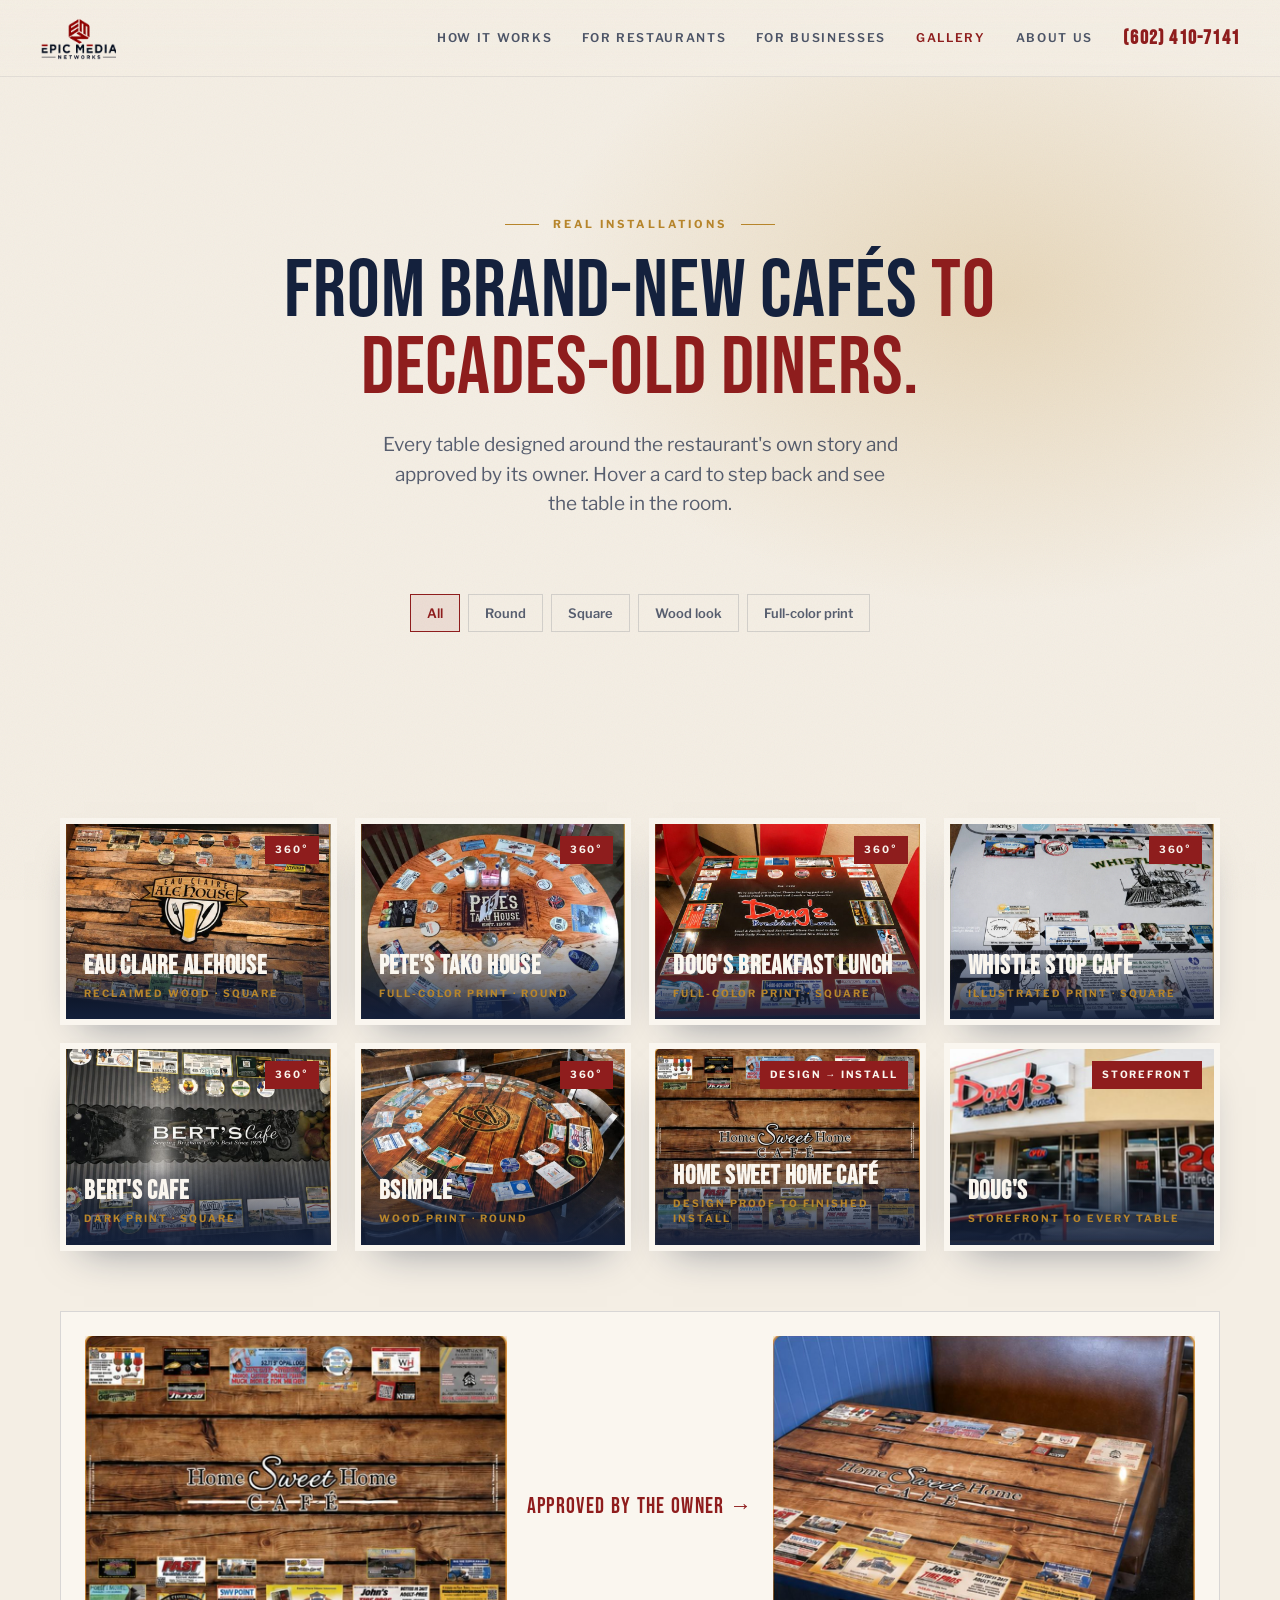
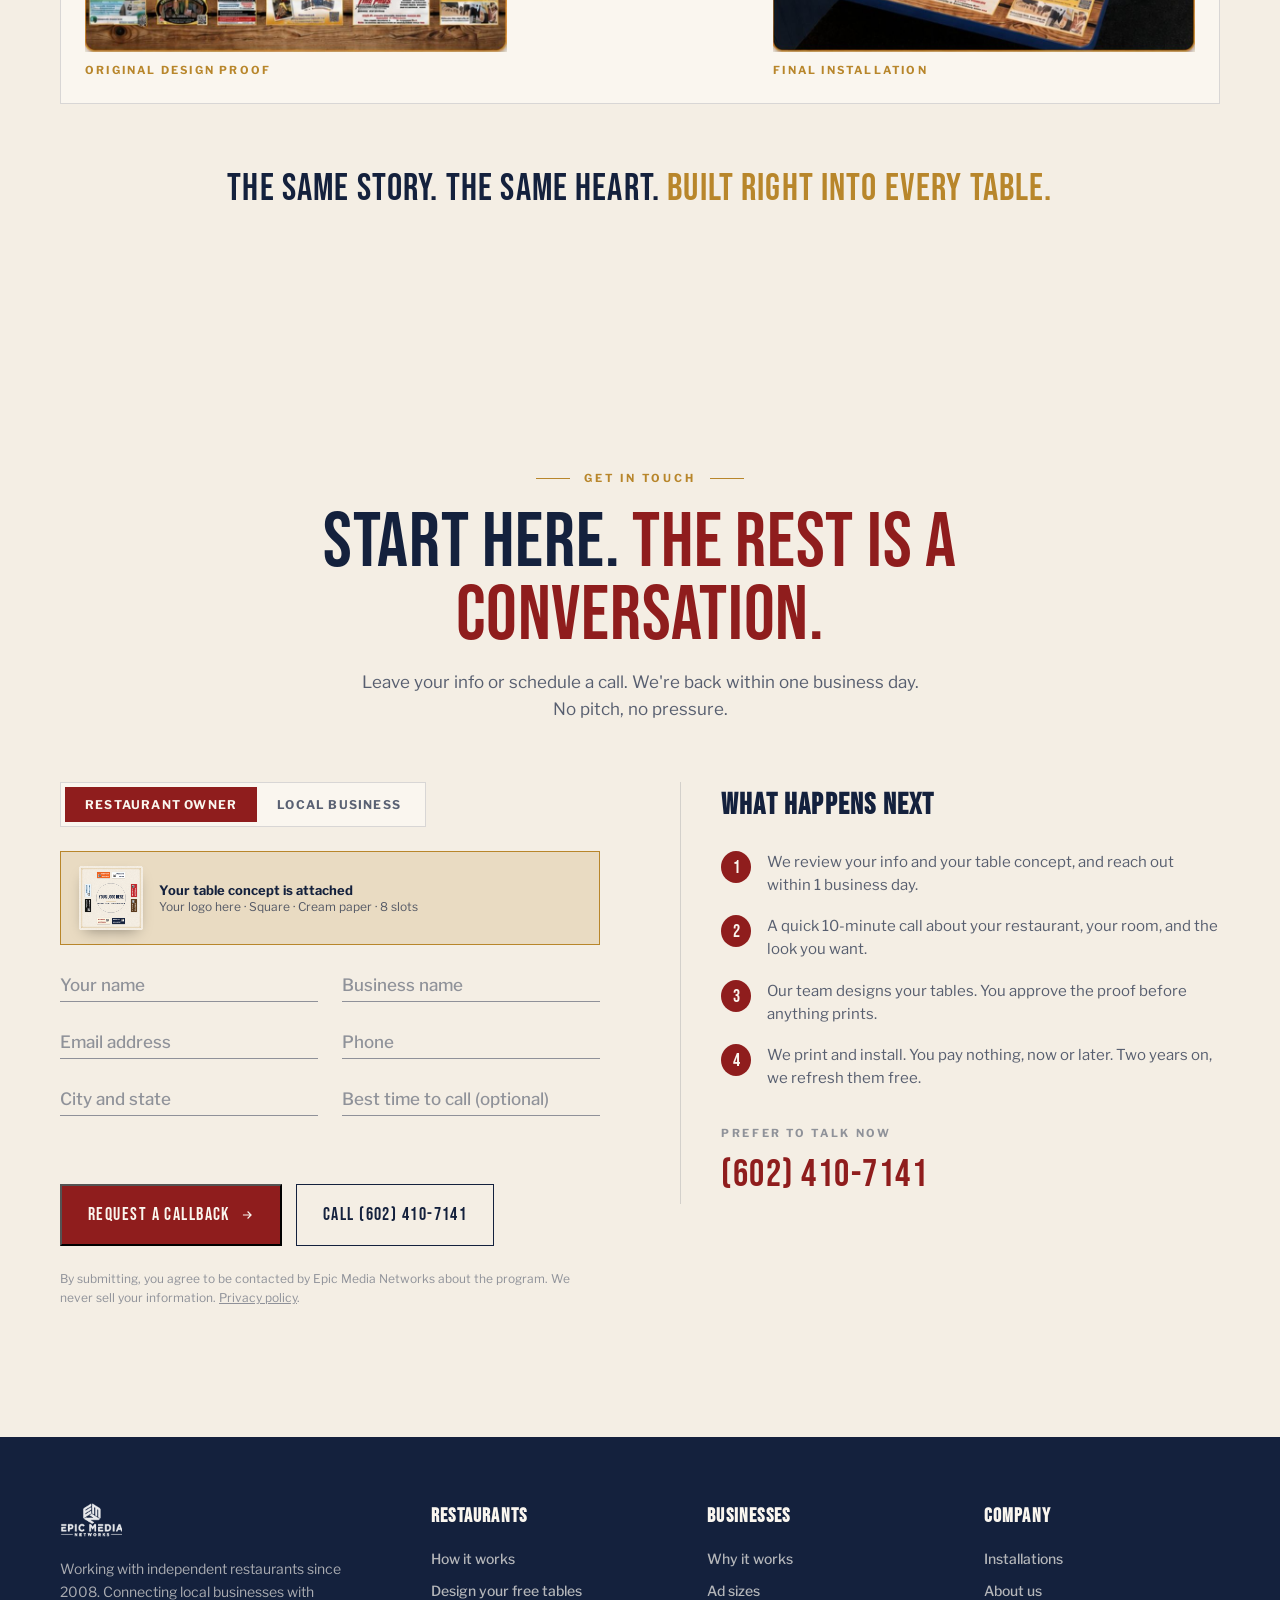
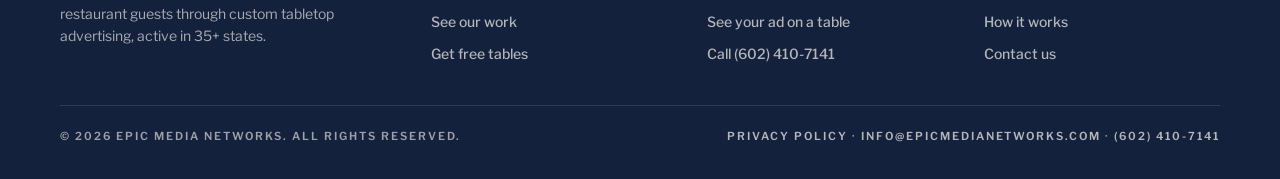
<file: installations.html>
<!DOCTYPE html>
<html lang="en">
<head>
<meta charset="UTF-8">
<meta name="viewport" content="width=device-width, initial-scale=1.0, viewport-fit=cover">
<meta name="theme-color" content="#f4eee4">
<title>Installations Gallery | Epic Media Networks</title>
<meta name="description" content="Real custom tabletop installations in independent restaurants across the country. Round and square tables, reclaimed wood and full-color print designs.">
<meta property="og:title" content="Installations Gallery | Epic Media Networks"><meta property="og:description" content="Real custom tabletop installations in independent restaurants across the country. Round and square tables, reclaimed wood and full-color print designs."><meta property="og:type" content="website"><meta property="og:image" content="assets/eau-claire-1.jpg">
<link rel="icon" type="image/png" href="assets/logo-mark.png">
<link rel="preconnect" href="https://fonts.googleapis.com">
<link href="https://fonts.googleapis.com/css2?family=Bebas+Neue&family=Libre+Franklin:ital,wght@0,400;0,500;0,600;0,700;1,400&display=swap" rel="stylesheet">
<link rel="preload" as="style" href="css/site.css?v=4"><link rel="stylesheet" href="css/site.css?v=4">
<script type="application/ld+json">{"@context":"https://schema.org","@type":"LocalBusiness","name":"Epic Media Networks","description":"Custom tabletop advertising in independent restaurants. Free custom tables for restaurants, hyper-local visibility for businesses. Since 2008.","telephone":"+1-602-410-7141","email":"info@epicmedianetworks.com","url":"https://www.epicmedianetworks.com/","foundingDate":"2008","areaServed":"US","logo":"https://www.epicmedianetworks.com/assets/logo.png"}</script>
</head>
<body>
<nav aria-label="Main">
  <a class="logo" href="index.html"><img src="assets/logo.png" alt="Epic Media Networks"></a>
  <button id="burger" aria-label="Open menu" aria-expanded="false" aria-controls="menu"><span></span></button>
  <ul id="menu"><li><a href="index.html#how">How It Works</a></li><li><a href="restaurants.html">For Restaurants</a></li><li><a href="advertisers.html">For Businesses</a></li><li><a href="installations.html" class="active">Gallery</a></li><li><a href="about.html">About Us</a></li><li><a class="phone" href="tel:+16024107141">(602) 410-7141</a></li></ul>
</nav>
<section class="page-hero" style="padding-bottom:40px">
  <div class="wrap" style="grid-template-columns:1fr">
    <div class="sec-head"><div class="eyebrow">Real installations</div><h1>From brand-new cafés <em>to decades-old diners.</em></h1><p class="lead" style="margin:0 auto">Every table designed around the restaurant's own story and approved by its owner. Hover a card to step back and see the table in the room.</p></div>
    <div class="filters" role="group" aria-label="Filter installations"><button class="chip active" data-f="all">All</button><button class="chip" data-f="round">Round</button><button class="chip" data-f="square">Square</button><button class="chip" data-f="wood">Wood look</button><button class="chip" data-f="print">Full-color print</button></div>
  </div>
</section>
<section style="padding-top:20px">
  <div class="wrap">
    <div class="gallery-grid" id="gallery">
<div class="gcard" data-tags="square wood"><img class="table" loading="lazy" decoding="async" src="assets/eau-claire-1.jpg" alt=""><img class="room" loading="lazy" decoding="async" src="assets/eau-claire-2.jpg" alt=""><div class="shine"></div><div class="badge">360°</div><div class="cap"><h4>Eau Claire Alehouse</h4><small>Reclaimed wood · Square</small></div></div>
<div class="gcard" data-tags="round print"><img class="table" loading="lazy" decoding="async" src="assets/petes-tako-2.jpg" alt=""><img class="room" loading="lazy" decoding="async" src="assets/petes-tako-1.jpg" alt=""><div class="shine"></div><div class="badge">360°</div><div class="cap"><h4>Pete's Tako House</h4><small>Full-color print · Round</small></div></div>
<div class="gcard" data-tags="square print"><img class="table" loading="lazy" decoding="async" src="assets/dougs-1.jpg" alt=""><img class="room" loading="lazy" decoding="async" src="assets/dougs-3.jpg" alt=""><div class="shine"></div><div class="badge">360°</div><div class="cap"><h4>Doug's Breakfast Lunch</h4><small>Full-color print · Square</small></div></div>
<div class="gcard" data-tags="square print"><img class="table" loading="lazy" decoding="async" src="assets/whistle-stop-1.jpg" alt=""><img class="room" loading="lazy" decoding="async" src="assets/whistle-stop-2.jpg" alt=""><div class="shine"></div><div class="badge">360°</div><div class="cap"><h4>Whistle Stop Cafe</h4><small>Illustrated print · Square</small></div></div>
<div class="gcard" data-tags="square print"><img class="table" loading="lazy" decoding="async" src="assets/berts-1.jpg" alt=""><img class="room" loading="lazy" decoding="async" src="assets/berts-2.jpg" alt=""><div class="shine"></div><div class="badge">360°</div><div class="cap"><h4>Bert's Cafe</h4><small>Dark print · Square</small></div></div>
<div class="gcard" data-tags="round wood"><img class="table" loading="lazy" decoding="async" src="assets/bsimple-1.jpg" alt=""><img class="room" loading="lazy" decoding="async" src="assets/bsimple-2.jpg" alt=""><div class="shine"></div><div class="badge">360°</div><div class="cap"><h4>bSimple</h4><small>Wood print · Round</small></div></div>
<div class="gcard" data-tags="square wood"><img class="table" loading="lazy" decoding="async" src="assets/home-sweet-home-1.jpg" alt=""><img class="room" loading="lazy" decoding="async" src="assets/home-sweet-home-2.jpg" alt=""><div class="shine"></div><div class="badge">Design → Install</div><div class="cap"><h4>Home Sweet Home Café</h4><small>Design proof to finished install</small></div></div>
<div class="gcard" data-tags="square print"><img class="table" loading="lazy" decoding="async" src="assets/dougs-2.jpg" alt=""><img class="room" loading="lazy" decoding="async" src="assets/dougs-1.jpg" alt=""><div class="shine"></div><div class="badge">Storefront</div><div class="cap"><h4>Doug's</h4><small>Storefront to every table</small></div></div>
    </div>
    <div class="pair">
      <div><img loading="lazy" decoding="async" src="assets/home-sweet-home-1.jpg" alt="Home Sweet Home Café design proof"><small>Original design proof</small></div>
      <div class="arrow">approved by the owner →</div>
      <div><img src="assets/home-sweet-home-2.jpg" alt="Home Sweet Home Café finished installation"><small>Final installation</small></div>
    </div>
    <div class="pull">The same story. The same heart. <em>Built right into every table.</em></div>
  </div>
</section>
<section id="contact">
  <div class="wrap">
    <div class="sec-head"><div class="eyebrow">Get in touch</div><h2>Start here. <em>The rest is a conversation.</em></h2><p>Leave your info or schedule a call. We're back within one business day. No pitch, no pressure.</p></div>
    <div class="contact-grid">
      <form class="form lead" novalidate>
        <div class="toggle" id="contactToggle" role="group" aria-label="I am a"><button type="button" data-seat="restaurant" class="active">Restaurant owner</button><button type="button" data-seat="advertiser" class="">Local business</button></div><div class="concept-preview"><canvas id="conceptThumb" width="256" height="256" aria-hidden="true"></canvas><small><b id="conceptTitle">Your table concept is attached</b><span id="conceptText"></span></small></div>
        <div class="row"><input class="text" type="text" placeholder="Your name" required aria-label="Your name"><input class="text" type="text" placeholder="Business name" required aria-label="Business name"></div>
        <div class="row"><input class="text" type="email" placeholder="Email address" required aria-label="Email address"><input class="text" type="tel" placeholder="Phone" required aria-label="Phone"></div>
        <div class="row"><input class="text" type="text" placeholder="City and state" aria-label="City and state"><input class="text" type="text" placeholder="Best time to call (optional)" aria-label="Best time to call"></div>
        <div class="form-msg" aria-live="polite"></div>
        <div class="hero-ctas"><button class="btn btn-primary" type="submit">Request a callback <svg viewBox="0 0 24 24" fill="none" stroke="currentColor" stroke-width="2"><path d="M5 12h14M13 6l6 6-6 6"/></svg></button><a class="btn btn-ghost" href="tel:+16024107141">Call (602) 410-7141</a></div>
        <div class="consent">By submitting, you agree to be contacted by Epic Media Networks about the program. We never sell your information. <a href="privacy.html" style="text-decoration:underline">Privacy policy</a>.</div>
      </form>
      <div class="next">
        <h4>What happens next</h4>
        <div class="next-set on" data-seat="restaurant"><ol>
          <li>We review your info and your table concept, and reach out within 1 business day.</li>
          <li>A quick 10-minute call about your restaurant, your room, and the look you want.</li>
          <li>Our team designs your tables. You approve the proof before anything prints.</li>
          <li>We print and install. You pay nothing, now or later. Two years on, we refresh them free.</li>
        </ol></div>
        <div class="next-set " data-seat="advertiser"><ol>
          <li>We review your info and your ad concept, and reach out within 1 business day.</li>
          <li>A quick 10-minute call to match you with restaurants near your business.</li>
          <li>Our team builds your finished ad. You approve it before it prints.</li>
          <li>Your ad goes on the table for two full years.</li>
        </ol></div>
        <div class="phone"><small>Prefer to talk now</small>(602) 410-7141</div>
      </div>
    </div>
  </div>
</section>

<footer>
  <div class="wrap">
    <div class="fcol fabout"><img src="assets/logo.png" alt="Epic Media Networks"><p>Working with independent restaurants since 2008. Connecting local businesses with restaurant guests through custom tabletop advertising, active in 35+ states.</p></div>
    <div class="fcol"><h5>Restaurants</h5><ul><li><a href="restaurants.html#how">How it works</a></li><li><a href="restaurants.html#designer">Design your free tables</a></li><li><a href="installations.html">See our work</a></li><li><a href="restaurants.html#contact">Get free tables</a></li></ul></div>
    <div class="fcol"><h5>Businesses</h5><ul><li><a href="advertisers.html#why">Why it works</a></li><li><a href="advertisers.html#sizes">Ad sizes</a></li><li><a href="advertisers.html#designer">See your ad on a table</a></li><li><a href="advertisers.html#contact">Schedule a call</a></li></ul></div>
    <div class="fcol"><h5>Company</h5><ul><li><a href="installations.html">Installations</a></li><li><a href="about.html">About us</a></li><li><a href="index.html#how">How it works</a></li><li><a href="index.html#contact">Contact us</a></li></ul></div>
    <div class="fbot"><span>© 2026 Epic Media Networks. All rights reserved.</span><span><a href="privacy.html">Privacy Policy</a> · <a href="mailto:info@epicmedianetworks.com">info@epicmedianetworks.com</a> · <a href="tel:+16024107141">(602) 410-7141</a></span></div>
  </div>
</footer>
<script src="js/config.js" defer></script>
<script src="js/three.min.js" defer></script>
<script src="js/three-extras.js" defer></script>
<script src="js/assets-inline.js" defer></script>
<script src="js/table3d.js" defer></script>
<script src="js/page.js?v=4" defer></script>
<script src="js/common.js" defer></script>
</body>
</html>
</file>
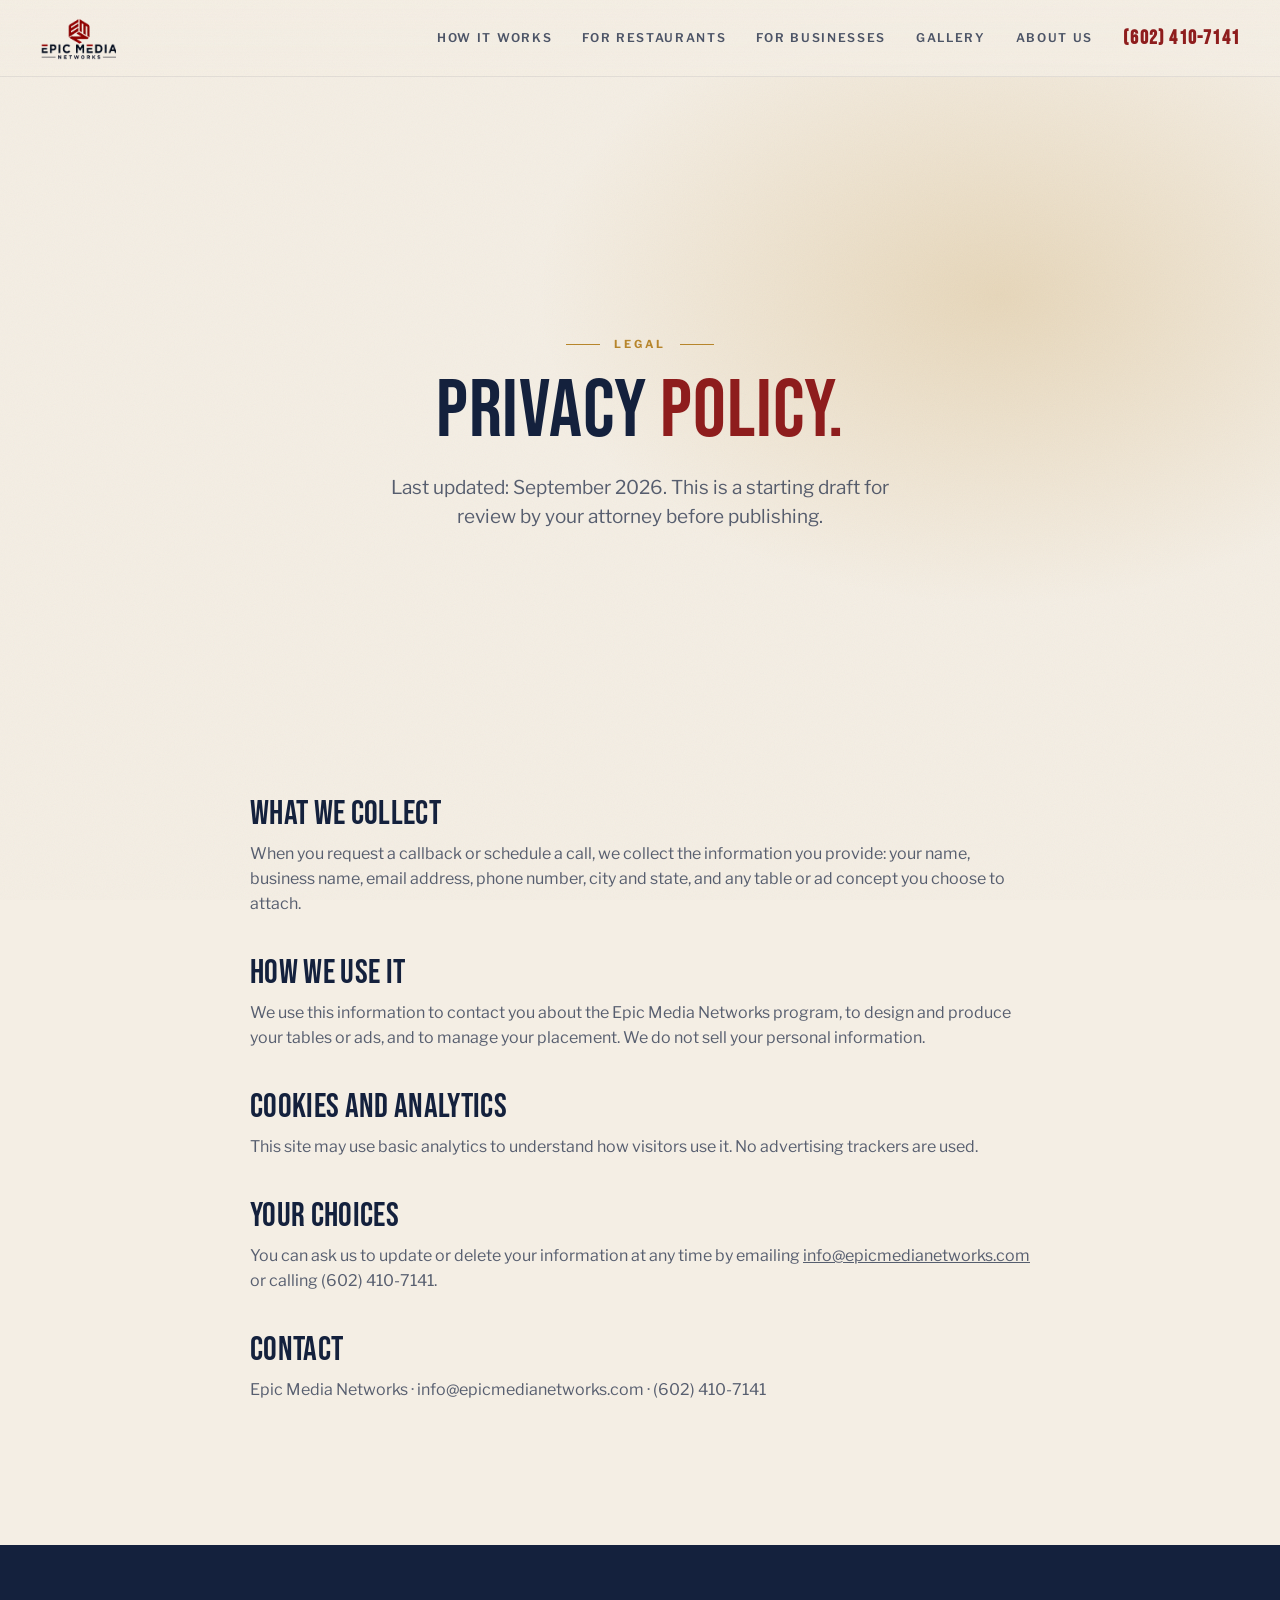
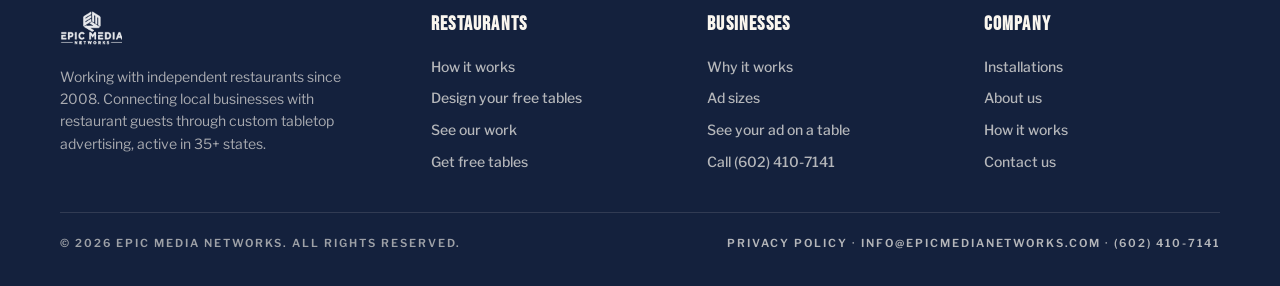
<file: privacy.html>
<!DOCTYPE html>
<html lang="en">
<head>
<meta charset="UTF-8">
<meta name="viewport" content="width=device-width, initial-scale=1.0, viewport-fit=cover">
<meta name="theme-color" content="#f4eee4">
<title>Privacy Policy | Epic Media Networks</title>
<meta name="description" content="How Epic Media Networks collects and uses the information you share with us.">
<meta property="og:title" content="Privacy Policy | Epic Media Networks"><meta property="og:description" content="How Epic Media Networks collects and uses the information you share with us."><meta property="og:type" content="website"><meta property="og:image" content="assets/eau-claire-1.jpg">
<link rel="icon" type="image/png" href="assets/logo-mark.png">
<link rel="preconnect" href="https://fonts.googleapis.com">
<link href="https://fonts.googleapis.com/css2?family=Bebas+Neue&family=Libre+Franklin:ital,wght@0,400;0,500;0,600;0,700;1,400&display=swap" rel="stylesheet">
<link rel="preload" as="style" href="css/site.css?v=4"><link rel="stylesheet" href="css/site.css?v=4">
<script type="application/ld+json">{"@context":"https://schema.org","@type":"LocalBusiness","name":"Epic Media Networks","description":"Custom tabletop advertising in independent restaurants. Free custom tables for restaurants, hyper-local visibility for businesses. Since 2008.","telephone":"+1-602-410-7141","email":"info@epicmedianetworks.com","url":"https://www.epicmedianetworks.com/","foundingDate":"2008","areaServed":"US","logo":"https://www.epicmedianetworks.com/assets/logo.png"}</script>
</head>
<body>
<nav aria-label="Main">
  <a class="logo" href="index.html"><img src="assets/logo.png" alt="Epic Media Networks"></a>
  <button id="burger" aria-label="Open menu" aria-expanded="false" aria-controls="menu"><span></span></button>
  <ul id="menu"><li><a href="index.html#how">How It Works</a></li><li><a href="restaurants.html">For Restaurants</a></li><li><a href="advertisers.html">For Businesses</a></li><li><a href="installations.html">Gallery</a></li><li><a href="about.html">About Us</a></li><li><a class="phone" href="tel:+16024107141">(602) 410-7141</a></li></ul>
</nav>
<section class="page-hero" style="padding-bottom:20px"><div class="wrap" style="grid-template-columns:1fr"><div class="sec-head"><div class="eyebrow">Legal</div><h1>Privacy <em>policy.</em></h1><p class="lead" style="margin:0 auto">Last updated: September 2026. This is a starting draft for review by your attorney before publishing.</p></div></div></section>
<section style="padding-top:20px"><div class="wrap"><div class="prose">
<h2>What we collect</h2><p>When you request a callback or schedule a call, we collect the information you provide: your name, business name, email address, phone number, city and state, and any table or ad concept you choose to attach.</p>
<h2>How we use it</h2><p>We use this information to contact you about the Epic Media Networks program, to design and produce your tables or ads, and to manage your placement. We do not sell your personal information.</p>
<h2>Cookies and analytics</h2><p>This site may use basic analytics to understand how visitors use it. No advertising trackers are used.</p>
<h2>Your choices</h2><p>You can ask us to update or delete your information at any time by emailing <a href="mailto:info@epicmedianetworks.com" style="text-decoration:underline">info@epicmedianetworks.com</a> or calling (602) 410-7141.</p>
<h2>Contact</h2><p>Epic Media Networks · info@epicmedianetworks.com · (602) 410-7141</p>
</div></div></section>
<footer>
  <div class="wrap">
    <div class="fcol fabout"><img src="assets/logo.png" alt="Epic Media Networks"><p>Working with independent restaurants since 2008. Connecting local businesses with restaurant guests through custom tabletop advertising, active in 35+ states.</p></div>
    <div class="fcol"><h5>Restaurants</h5><ul><li><a href="restaurants.html#how">How it works</a></li><li><a href="restaurants.html#designer">Design your free tables</a></li><li><a href="installations.html">See our work</a></li><li><a href="restaurants.html#contact">Get free tables</a></li></ul></div>
    <div class="fcol"><h5>Businesses</h5><ul><li><a href="advertisers.html#why">Why it works</a></li><li><a href="advertisers.html#sizes">Ad sizes</a></li><li><a href="advertisers.html#designer">See your ad on a table</a></li><li><a href="advertisers.html#contact">Schedule a call</a></li></ul></div>
    <div class="fcol"><h5>Company</h5><ul><li><a href="installations.html">Installations</a></li><li><a href="about.html">About us</a></li><li><a href="index.html#how">How it works</a></li><li><a href="index.html#contact">Contact us</a></li></ul></div>
    <div class="fbot"><span>© 2026 Epic Media Networks. All rights reserved.</span><span><a href="privacy.html">Privacy Policy</a> · <a href="mailto:info@epicmedianetworks.com">info@epicmedianetworks.com</a> · <a href="tel:+16024107141">(602) 410-7141</a></span></div>
  </div>
</footer>
<script src="js/config.js" defer></script>
<script src="js/three.min.js" defer></script>
<script src="js/three-extras.js" defer></script>
<script src="js/common.js" defer></script>
</body>
</html>
</file>
<file: css/site.css>
:root{
    --cream:#f4eee4; --cream-2:#ece4d6; --paper:#faf6ef;
    --navy:#14213d; --navy-70:rgba(20,33,61,.7); --navy-45:rgba(20,33,61,.45); --navy-15:rgba(20,33,61,.15); --navy-08:rgba(20,33,61,.08);
    --brick:#8f1d1d; --brick-2:#a92626;
    --gold:#b8862b; --gold-soft:rgba(184,134,43,.18);
    --display:'Bebas Neue',Impact,sans-serif; --sans:'Libre Franklin',sans-serif;
  }
  *{box-sizing:border-box;margin:0;padding:0}
  html{scroll-behavior:smooth}
  body{background:var(--cream);color:var(--navy);font-family:var(--sans);font-size:16px;line-height:1.55;overflow-x:hidden;-webkit-font-smoothing:antialiased}
  body::after{content:"";position:fixed;inset:0;pointer-events:none;z-index:999;opacity:.05;mix-blend-mode:multiply;
    background-image:url("data:image/svg+xml,%3Csvg xmlns='http://www.w3.org/2000/svg' width='200' height='200'%3E%3Cfilter id='n'%3E%3CfeTurbulence type='fractalNoise' baseFrequency='.9' numOctaves='3' stitchTiles='stitch'/%3E%3C/filter%3E%3Crect width='100%25' height='100%25' filter='url(%23n)'/%3E%3C/svg%3E");}
  a{color:inherit;text-decoration:none}
  h1,h2,h3{font-family:var(--display);font-weight:400;letter-spacing:.01em;line-height:.95;text-transform:uppercase}
  em{font-style:normal;color:var(--brick)}
  .wrap{max-width:1240px;margin:0 auto;padding:0 40px}
  .eyebrow{font-size:11px;letter-spacing:.28em;text-transform:uppercase;color:var(--gold);font-weight:700;display:flex;align-items:center;gap:14px}
  .eyebrow::before,.eyebrow::after{content:"";width:34px;height:1px;background:var(--gold)}
  .eyebrow.left::after{display:none}
  .btn{display:inline-flex;align-items:center;gap:10px;padding:16px 26px;font-family:var(--display);font-size:18px;letter-spacing:.08em;text-transform:uppercase;transition:transform .35s cubic-bezier(.2,.8,.2,1),background .3s,color .3s;position:relative}
  .btn-primary{background:var(--brick);color:var(--paper)}
  .btn-primary:hover{background:var(--brick-2);transform:translateY(-2px)}
  .btn-navy{background:var(--navy);color:var(--paper)}
  .btn-navy:hover{background:#1d2d52;transform:translateY(-2px)}
  .btn-ghost{border:1.5px solid var(--navy);color:var(--navy)}
  .btn-ghost:hover{background:var(--navy);color:var(--paper)}
  .btn svg{width:14px;height:14px;transition:transform .3s}
  .btn:hover svg{transform:translateX(4px)}

  nav{position:fixed;top:0;left:0;right:0;z-index:50;padding:16px 40px;display:flex;align-items:center;justify-content:space-between;background:linear-gradient(rgba(244,238,228,.96),rgba(244,238,228,.85));backdrop-filter:blur(10px);border-bottom:1px solid var(--navy-08)}
  nav .logo img{height:44px;display:block}
  nav ul{display:flex;gap:30px;list-style:none;font-size:12px;letter-spacing:.14em;text-transform:uppercase;font-weight:600;align-items:center}
  nav ul a{opacity:.75;transition:opacity .2s}
  nav ul a:hover{opacity:1}
  nav .phone{font-family:var(--display);font-size:20px;letter-spacing:.06em;color:var(--brick);opacity:1!important}
  .concept-tag{display:none;position:fixed;bottom:18px;left:18px;z-index:60;font-size:10px;letter-spacing:.2em;text-transform:uppercase;color:var(--navy-45);border:1px solid var(--navy-15);padding:6px 10px;background:rgba(250,246,239,.8)}

  /* HERO */
  .hero{min-height:100vh;position:relative;display:grid;grid-template-columns:1.05fr .95fr;align-items:center;overflow:hidden;background:radial-gradient(ellipse 60% 70% at 72% 50%,rgba(184,134,43,.22),transparent 60%),var(--cream)}
  .hero-copy{position:relative;z-index:2;padding:130px 0 80px 40px;max-width:680px;pointer-events:none;text-shadow:0 0 18px rgba(244,238,228,.9),0 0 6px rgba(244,238,228,.9)}
  .hero-copy a,.hero-copy button{pointer-events:auto}
  .hero-copy h1{font-size:clamp(66px,8vw,120px);margin:22px 0 26px}
  .hero-copy h1 em{display:block}
  .hero-copy h1{font-size:clamp(54px,6.2vw,92px)}
  .hero-copy p.lead{font-size:19px;color:var(--navy-70);max-width:480px;margin-bottom:36px}
  .hero-ctas{display:flex;gap:14px;flex-wrap:wrap}
  .hero-note{margin-top:20px;font-size:12px;letter-spacing:.06em;color:var(--navy-45);font-weight:600}
  .hero-3d{position:absolute;inset:0;z-index:1;-webkit-mask-image:linear-gradient(90deg,transparent 24%,#000 42%);mask-image:linear-gradient(90deg,transparent 24%,#000 42%)}
  .hero-3d canvas{cursor:grab;position:absolute;inset:0;width:100%;height:100%}
  .hero-3d canvas.room-layer{--fe:80%;-webkit-mask-image:linear-gradient(#000 calc(var(--fe) - 200px),transparent var(--fe));mask-image:linear-gradient(#000 calc(var(--fe) - 200px),transparent var(--fe));pointer-events:none}
  .hero-3d canvas{display:block;width:100%;height:100%}
  .drag-hint{position:absolute;bottom:56px;left:74%;transform:translateX(-50%);font-size:11px;letter-spacing:.24em;text-transform:uppercase;color:var(--navy-45);display:flex;align-items:center;gap:10px;font-weight:600}
  .drag-hint i{width:36px;height:1px;background:var(--navy-45);display:block;animation:slide 2s ease-in-out infinite}
  @keyframes slide{0%,100%{transform:translateX(-6px)}50%{transform:translateX(6px)}}
  .seat-pick{position:absolute;top:130px;right:40px;display:flex;gap:6px;z-index:3;background:rgba(250,246,239,.85);padding:4px;border:1px solid var(--navy-15)}
  .seat-pick button{background:transparent;border:0;color:var(--navy-70);padding:10px 16px;font-family:var(--sans);font-size:11px;letter-spacing:.12em;text-transform:uppercase;font-weight:700;cursor:pointer;transition:all .3s}
  .seat-pick button.active{background:var(--navy);color:var(--paper)}
  .seat-toggle{display:flex;gap:0;border:1.5px solid var(--navy);width:max-content;margin:0 0 26px}
  .seat-toggle button{padding:14px 22px;border:0;background:transparent;color:var(--navy);font-family:var(--display);font-size:19px;letter-spacing:.08em;text-transform:uppercase;cursor:pointer;transition:all .3s}
  .seat-toggle button.active{background:var(--navy);color:var(--paper)}
  .swap{position:relative;min-height:120px}
  .swap>div{position:absolute;inset:0;opacity:0;visibility:hidden;transform:translateY(10px);transition:opacity .45s,transform .6s cubic-bezier(.2,.8,.2,1),visibility 0s .45s;pointer-events:none}
  .swap>div *{pointer-events:none!important}
  .swap>div.on{opacity:1;visibility:visible;transform:none;pointer-events:auto;position:relative;transition-delay:0s}
  .swap>div.on a,.swap>div.on button{pointer-events:auto!important}
  .catch{margin-top:18px;padding:14px 16px;background:var(--gold-soft);border-left:3px solid var(--gold);font-size:14px;color:var(--navy-70)}
  .catch b{color:var(--navy)}
  .mode{display:flex;border:1px solid rgba(250,246,239,.25);padding:4px;width:max-content;margin:40px auto 0;background:rgba(0,0,0,.2)}
  .mode button{padding:12px 22px;border:0;background:transparent;color:rgba(250,246,239,.7);font-family:var(--display);font-size:18px;letter-spacing:.08em;text-transform:uppercase;cursor:pointer;transition:all .3s}
  .mode button.active{background:var(--gold);color:var(--navy)}
  .panel-set{display:none;flex-direction:column;gap:24px}
  .panel-set.on{display:flex}
  .panel .row2{display:grid;grid-template-columns:1fr 1fr;gap:16px}
  .swatches{display:flex;gap:8px;flex-wrap:wrap}
  .swatch{width:34px;height:34px;border:2px solid transparent;cursor:pointer;transition:transform .2s,border-color .2s}
  .swatch.active{border-color:var(--gold)}
  .swatch:hover{transform:scale(1.1)}
  input.text.sm{font-family:var(--sans);font-size:16px;letter-spacing:0;font-weight:500}
  .next-set{display:none}.next-set.on{display:block}
  .reveal{opacity:0;transform:translateY(24px);animation:up .9s cubic-bezier(.2,.8,.2,1) forwards}
  @keyframes up{to{opacity:1;transform:none}}
  .d1{animation-delay:.1s}.d2{animation-delay:.25s}.d3{animation-delay:.4s}.d4{animation-delay:.55s}.d5{animation-delay:.7s}

  /* STATS */
  .stats{background:var(--navy);color:var(--paper);position:relative;overflow:hidden}
  .stats .wrap{display:grid;grid-template-columns:repeat(5,1fr);padding-top:48px;padding-bottom:48px;gap:20px;position:relative;z-index:1}
  .stat{border-left:1px solid rgba(250,246,239,.15);padding-left:22px}
  .stat b{display:block;font-family:var(--display);font-weight:400;font-size:58px;letter-spacing:.02em;line-height:1}
  .stat b span{color:var(--gold)}
  .stat small{display:block;margin-top:6px;font-size:11px;letter-spacing:.2em;text-transform:uppercase;color:rgba(250,246,239,.55);font-weight:600}
  .pins{position:absolute;inset:0;pointer-events:none}
  .pin{position:absolute;width:5px;height:5px;border-radius:50%;background:var(--gold);opacity:.4}
  .pin::after{content:"";position:absolute;inset:-6px;border-radius:50%;border:1px solid var(--gold);animation:ping 3s ease-out infinite;animation-delay:var(--d)}
  @keyframes ping{0%{transform:scale(.3);opacity:.7}100%{transform:scale(2.4);opacity:0}}

  section{padding:130px 0}
  .sec-head{text-align:center;max-width:820px;margin:0 auto}
  .sec-head .eyebrow{justify-content:center}
  .sec-head h2{font-size:clamp(50px,6vw,84px);margin:20px 0 16px}
  .sec-head p{color:var(--navy-70);font-size:17px;max-width:560px;margin:0 auto}

  /* SEATS */
  .seats{display:grid;grid-template-columns:1fr 1fr;gap:26px;margin-top:64px}
  .seat{position:relative;padding:46px;background:var(--paper);border:1px solid var(--navy-15);box-shadow:0 30px 60px -40px rgba(20,33,61,.35);transition:transform .5s cubic-bezier(.2,.8,.2,1),box-shadow .5s}
  .seat:hover{transform:translateY(-6px);box-shadow:0 40px 70px -40px rgba(20,33,61,.45)}
  .seat .eyebrow{margin-bottom:22px}
  .seat h3{font-size:44px;margin-bottom:16px}
  .seat p{color:var(--navy-70)}
  .seat ul{list-style:none;margin:22px 0 30px;display:grid;gap:10px;font-size:15px;font-weight:500}
  .seat li{padding-left:26px;position:relative}
  .seat li::before{content:"✓";position:absolute;left:0;top:0;color:var(--gold);font-weight:700}
  .seat .price{font-family:var(--display);font-size:20px;letter-spacing:.06em;color:var(--brick);margin-top:16px}

  /* HOW */
  .how{padding:0;height:400vh;position:relative;background:var(--cream-2)}
  .how-sticky{position:sticky;top:0;height:100vh;display:grid;grid-template-columns:1fr 1fr;overflow:hidden}
  .how-3d{position:absolute;inset:0;z-index:1;grid-column:1/-1;grid-row:1;-webkit-mask-image:linear-gradient(90deg,#000 42%,transparent 62%);mask-image:linear-gradient(90deg,#000 42%,transparent 62%)}
  .how-copy{grid-column:2;grid-row:1;z-index:2;pointer-events:none}
  .step{background:rgba(250,246,239,.88);backdrop-filter:blur(8px);-webkit-backdrop-filter:blur(8px);padding:40px 44px;border:1px solid var(--navy-08);box-shadow:0 30px 60px -40px rgba(20,33,61,.35)}
  .how-sticky::before{content:"";position:absolute;inset:0;background:radial-gradient(ellipse 60% 55% at 28% 55%,rgba(184,134,43,.2),transparent 60%)}
  .how-3d{position:relative}
  .how-3d canvas{width:100%;height:100%;display:block}
  .how-copy{position:relative;padding:0 80px 0 20px}
  .step{position:absolute;left:20px;right:80px;top:50%;transform:translateY(-50%) translateX(30px);opacity:0;transition:opacity .5s,transform .7s cubic-bezier(.2,.8,.2,1)}
  .step.on{opacity:1;transform:translateY(-50%)}
  .step .num{display:inline-grid;place-items:center;width:64px;height:64px;border-radius:50%;background:var(--brick);color:var(--paper);font-family:var(--display);font-size:32px;padding-top:4px}
  .step h3{font-size:clamp(38px,3.8vw,58px);margin:18px 0 14px;max-width:560px}
  .step p{color:var(--navy-70);max-width:440px;font-size:17px}
  .progress{position:absolute;left:20px;bottom:60px;display:flex;gap:8px;align-items:center}
  .progress i{display:block;width:34px;height:3px;background:var(--navy-15);overflow:hidden;position:relative}
  .progress i::after{content:"";position:absolute;inset:0;background:var(--brick);transform:scaleX(var(--p,0));transform-origin:left;transition:transform .2s linear}
  .scroll-cue{position:absolute;right:80px;bottom:60px;font-size:11px;letter-spacing:.24em;text-transform:uppercase;color:var(--navy-45);font-weight:700}

  /* DESIGNER */
  .designer{background:var(--navy);color:var(--paper)}
  .designer .sec-head p{color:rgba(250,246,239,.65)}
  .designer-grid{display:grid;grid-template-columns:1.15fr .85fr;gap:50px;margin-top:60px;align-items:stretch}
  .designer-3d{position:relative;overflow:hidden;background:radial-gradient(ellipse 70% 70% at 50% 40%,#22345e,#0f1830 70%);border:1px solid rgba(250,246,239,.12);min-height:600px}
  .designer-3d canvas{width:100%;height:100%;display:block;position:absolute;inset:0}
  .designer-3d .tag{position:absolute;top:16px;left:16px;font-size:10px;letter-spacing:.24em;text-transform:uppercase;color:var(--gold);border:1px solid rgba(184,134,43,.5);padding:6px 10px;background:rgba(15,24,48,.7);font-weight:700}
  .designer-3d .size{position:absolute;bottom:16px;left:16px;font-size:11px;letter-spacing:.12em;text-transform:uppercase;color:rgba(250,246,239,.55);font-weight:600}
  .panel{display:flex;flex-direction:column;gap:24px}
  .field label{display:block;font-size:11px;letter-spacing:.24em;text-transform:uppercase;color:rgba(250,246,239,.5);margin-bottom:10px;font-weight:700}
  .chips{display:flex;flex-wrap:wrap;gap:8px}
  .chip{padding:10px 16px;border:1px solid rgba(250,246,239,.2);background:transparent;color:rgba(250,246,239,.75);font-family:var(--sans);font-size:13px;font-weight:600;cursor:pointer;transition:all .25s;display:inline-flex;align-items:center;gap:8px}
  .chip:hover{border-color:rgba(250,246,239,.5);color:var(--paper)}
  .chip.active{border-color:var(--gold);color:var(--gold);background:var(--gold-soft)}
  .chip .sw{width:18px;height:18px;border:1px solid rgba(250,246,239,.3);background-size:cover}
  .upload{border:1px dashed rgba(250,246,239,.3);padding:16px;display:flex;align-items:center;gap:14px;cursor:pointer;transition:border-color .25s;position:relative}
  .upload:hover{border-color:var(--gold)}
  .upload input{position:absolute;inset:0;opacity:0;cursor:pointer}
  .upload .prev{width:52px;height:52px;background:rgba(250,246,239,.08);display:grid;place-items:center;flex:none;overflow:hidden}
  .upload .prev img{max-width:100%;max-height:100%;display:block}
  .upload b{display:block;font-size:13px;font-weight:600}
  .upload small{font-size:12px;color:rgba(250,246,239,.5)}
  .upload .clear{margin-left:auto;font-size:11px;letter-spacing:.1em;text-transform:uppercase;color:var(--gold);cursor:pointer;z-index:2;position:relative}
  input.text{width:100%;background:transparent;border:0;border-bottom:1px solid rgba(250,246,239,.3);color:var(--paper);font-family:var(--display);font-size:34px;letter-spacing:.04em;padding:6px 0;outline:none;transition:border-color .3s}
  input.text:focus{border-bottom-color:var(--gold)}
  input.text::placeholder{color:rgba(250,246,239,.35)}
  .panel .btn{align-self:flex-start;margin-top:6px}
  .panel .fine{font-size:12px;color:rgba(250,246,239,.45)}

  /* GALLERY */
  .gallery-grid{display:grid;grid-template-columns:repeat(4,1fr);gap:18px;margin-top:60px;perspective:1400px}
  .gcard{position:relative;overflow:hidden;aspect-ratio:4/3;background:var(--navy);border:6px solid var(--paper);box-shadow:0 20px 40px -24px rgba(20,33,61,.5);transform-style:preserve-3d;transition:transform .15s ease-out;cursor:pointer}
  .gcard img{position:absolute;inset:0;width:100%;height:100%;object-fit:cover;display:block;transition:opacity .7s,transform 1s cubic-bezier(.2,.8,.2,1)}
  .gcard img.room{opacity:0;transform:scale(1.08)}
  .gcard:hover img.room{opacity:1;transform:scale(1)}
  .gcard:hover img.table{transform:scale(1.06)}
  .gcard .cap{position:absolute;left:0;right:0;bottom:0;padding:18px;background:linear-gradient(transparent,rgba(20,33,61,.95));color:var(--paper);transform:translateZ(30px)}
  .gcard .cap h4{font-family:var(--display);font-size:26px;letter-spacing:.03em;line-height:1}
  .gcard .cap small{display:block;font-size:10px;letter-spacing:.2em;text-transform:uppercase;color:var(--gold);margin-top:6px;font-weight:700}
  .gcard .badge{position:absolute;top:12px;right:12px;font-size:10px;letter-spacing:.18em;text-transform:uppercase;padding:6px 10px;background:var(--brick);color:var(--paper);font-weight:700;transform:translateZ(40px)}
  .gcard .shine{position:absolute;inset:0;background:radial-gradient(circle at var(--mx,50%) var(--my,50%),rgba(255,255,255,.2),transparent 45%);opacity:0;transition:opacity .3s;pointer-events:none}
  .gcard:hover .shine{opacity:1}

  /* WINDOW */
  .window{padding:0;height:105vh;position:relative;overflow:hidden;display:flex;align-items:center;justify-content:center;color:var(--paper)}
  .window .bg{position:absolute;inset:-6%;background:url('../assets/berts-2.jpg') center/cover;transform:translate(var(--px,0),var(--py,0)) scale(1.06);transition:transform .2s ease-out;filter:brightness(.5) saturate(.85)}
  .window .vig{position:absolute;inset:0;background:radial-gradient(ellipse 60% 60% at 50% 50%,transparent 30%,rgba(20,33,61,.9) 100%)}
  .window .txt{position:relative;text-align:center;max-width:860px;padding:0 40px}
  .window .txt h2{font-size:clamp(56px,7vw,104px);margin:22px 0 24px}
  .window .txt h2 em{color:var(--gold)}
  .window .txt p{font-size:19px;color:rgba(250,246,239,.75);max-width:600px;margin:0 auto}
  .window .txt .sig{font-family:var(--display);color:var(--gold);font-size:30px;letter-spacing:.06em;margin-top:28px}
  .window .eyebrow{justify-content:center}
  .gaze{position:absolute;bottom:14%;left:50%;transform:translateX(-50%);display:flex;flex-direction:column;align-items:center;gap:8px;font-size:10px;letter-spacing:.24em;text-transform:uppercase;color:rgba(250,246,239,.5);font-weight:700}
  .gaze::before{content:"";width:1px;height:50px;background:linear-gradient(transparent,var(--gold))}

  /* CONTACT */
  .contact-grid{display:grid;grid-template-columns:1fr 1fr;gap:80px;margin-top:60px;align-items:start}
  .form{display:grid;gap:24px}
  .form .row{display:grid;grid-template-columns:1fr 1fr;gap:24px}
  .form input.text{font-size:17px;font-family:var(--sans);letter-spacing:0;color:var(--navy);border-bottom-color:var(--navy-45);font-weight:500}
  .form input.text::placeholder{color:var(--navy-45)}
  .toggle{display:flex;border:1px solid var(--navy-15);padding:4px;width:max-content;background:var(--paper)}
  .toggle button{padding:10px 20px;border:0;background:transparent;color:var(--navy-70);font-family:var(--sans);font-size:12px;letter-spacing:.1em;text-transform:uppercase;font-weight:700;cursor:pointer;transition:all .3s}
  .toggle button.active{background:var(--brick);color:var(--paper)}
  .concept-preview{border:1px solid var(--gold);padding:14px 18px;display:flex;gap:16px;align-items:center;background:var(--gold-soft)}
  .concept-preview canvas{width:64px;height:64px;flex:none;box-shadow:0 6px 14px -6px rgba(0,0,0,.4)}
  .concept-preview small{font-size:12px;color:var(--navy-70);line-height:1.4}
  .concept-preview b{display:block;color:var(--navy);font-weight:700;font-size:13px}
  .next{border-left:1px solid var(--navy-15);padding-left:40px}
  .next h4{font-family:var(--display);font-size:30px;letter-spacing:.04em;margin-bottom:22px}
  .next ol{list-style:none;display:grid;gap:18px;counter-reset:s}
  .next li{display:flex;gap:16px;color:var(--navy-70);font-size:15px;align-items:flex-start}
  .next li::before{counter-increment:s;content:counter(s);display:grid;place-items:center;width:30px;height:30px;border-radius:50%;background:var(--brick);color:var(--paper);font-family:var(--display);font-size:18px;flex:none;padding-top:2px}
  .next .phone{margin-top:34px;font-family:var(--display);font-size:38px;letter-spacing:.04em;color:var(--brick)}
  .next .phone small{display:block;font-family:var(--sans);font-size:11px;letter-spacing:.24em;text-transform:uppercase;color:var(--navy-45);margin-bottom:4px;font-weight:700}

  footer{background:var(--navy);color:rgba(250,246,239,.6);padding:40px 0;font-size:11px;letter-spacing:.18em;text-transform:uppercase;font-weight:600}
  footer .wrap{display:flex;justify-content:space-between;align-items:center;gap:20px}
  footer img{height:36px;filter:brightness(0) invert(1);opacity:.9}

  @media(max-width:960px){
    .hero{grid-template-columns:1fr;display:block}.hero-copy{padding:120px 40px 0}.hero-3d{position:relative;height:70vh;inset:auto;-webkit-mask-image:none;mask-image:none}.drag-hint{left:50%}
  .page-hero{display:block;min-height:0}.page-hero .scene{position:relative;height:420px;inset:auto;-webkit-mask-image:none;mask-image:none;margin-top:20px}.page-hero .drag-hint{left:50%}
    .stats .wrap{grid-template-columns:repeat(2,1fr)}
    .seats,.designer-grid,.contact-grid,.how-sticky{grid-template-columns:1fr}
    .how-sticky{grid-template-rows:48vh 52vh;grid-template-columns:1fr}.how-3d{position:relative;inset:auto;grid-row:1;grid-column:1;-webkit-mask-image:linear-gradient(#000 70%,transparent);mask-image:linear-gradient(#000 70%,transparent)}.how-copy{grid-column:1;grid-row:2;padding:0 20px}.step{left:20px;right:20px;padding:22px 24px;background:var(--paper);backdrop-filter:none}.step .num{width:44px;height:44px;font-size:22px}.step h3{font-size:30px;margin:14px 0 10px}.step p{font-size:15px}.progress{left:20px;bottom:10px}.scroll-cue{display:none}.concept-tag{display:none}
    .gallery-grid{grid-template-columns:repeat(2,1fr)}
    nav ul{display:none}
  }

/* ===== shared nav / footer / pages ===== */
nav ul a.active{opacity:1;color:var(--brick)}
#burger{display:none;width:44px;height:44px;border:1px solid var(--navy-15);background:transparent;cursor:pointer;position:relative}
#burger span,#burger span::before,#burger span::after{content:"";position:absolute;left:11px;width:22px;height:2px;background:var(--navy);transition:transform .3s,top .3s}
#burger span{top:21px}#burger span::before{top:-7px;left:0}#burger span::after{top:7px;left:0}
.menu-open #burger span{background:transparent}.menu-open #burger span::before{top:0;transform:rotate(45deg)}.menu-open #burger span::after{top:0;transform:rotate(-45deg)}
.sr-only{position:absolute;width:1px;height:1px;overflow:hidden;clip:rect(0 0 0 0)}
canvas.fallback{width:100%;height:100%;object-fit:contain;padding:8%}
.page-hero{padding:150px 0 80px;background:radial-gradient(ellipse 60% 70% at 78% 40%,rgba(184,134,43,.22),transparent 60%),var(--cream);position:relative;overflow:hidden}
.page-hero .wrap{display:grid;grid-template-columns:1.05fr .95fr;gap:40px;align-items:center}
.page-hero h1{font-size:clamp(54px,6.4vw,96px);margin:20px 0 22px}
.page-hero p.lead{font-size:19px;color:var(--navy-70);max-width:520px;margin-bottom:32px}
.page-hero{min-height:82vh;display:flex;align-items:center}
  .page-hero .wrap{width:100%;position:relative;z-index:2;pointer-events:none}
  .page-hero .wrap a,.page-hero .wrap button{pointer-events:auto}
  .page-hero .scene{position:absolute;inset:0;z-index:1;-webkit-mask-image:linear-gradient(90deg,transparent 26%,#000 44%);mask-image:linear-gradient(90deg,transparent 26%,#000 44%)}
  .page-hero .scene canvas{pointer-events:auto;cursor:grab;position:absolute;inset:0;width:100%;height:100%}
  .page-hero .scene canvas.room-layer{--fe:82%;-webkit-mask-image:linear-gradient(#000 calc(var(--fe) - 200px),transparent var(--fe));mask-image:linear-gradient(#000 calc(var(--fe) - 200px),transparent var(--fe));pointer-events:none}
  .page-hero .drag-hint{bottom:24px;left:74%}
.page-hero .scene canvas{width:100%;height:100%;display:block}
.page-hero .drag-hint{bottom:10px}
.trust{background:var(--paper);border-top:1px solid var(--navy-15);border-bottom:1px solid var(--navy-15)}
.trust-grid{display:grid;grid-template-columns:repeat(3,1fr);gap:26px;margin-top:56px}
.trust-card h3{font-size:34px;margin-bottom:12px}
.trust-card p{color:var(--navy-70)}
.trust-card .big{font-family:var(--display);font-size:72px;line-height:.9;color:var(--brick);margin-bottom:14px}
.pull{text-align:center;font-family:var(--display);font-size:clamp(28px,3vw,40px);letter-spacing:.03em;color:var(--navy);max-width:900px;margin:64px auto 0;line-height:1.1}
.pull em{color:var(--gold)}
.steps4{display:grid;grid-template-columns:repeat(4,1fr);gap:20px;margin-top:56px}
.step4{padding:34px 28px;background:var(--paper);border:1px solid var(--navy-15);position:relative}
.step4 .num{display:inline-grid;place-items:center;width:44px;height:44px;border-radius:50%;background:var(--brick);color:var(--paper);font-family:var(--display);font-size:24px;padding-top:3px;margin-bottom:18px}
.step4 h3{font-size:30px;margin-bottom:10px}
.step4 p{color:var(--navy-70);font-size:15px}
.vs{display:grid;grid-template-columns:1fr 1fr;margin-top:56px;border:1px solid var(--navy-15)}
.vs>div{padding:40px}
.vs .a{background:var(--paper)} .vs .b{background:var(--navy);color:var(--paper)}
.vs h3{font-size:30px;margin-bottom:22px}
.vs .b h3{color:var(--gold)}
.vs ul{list-style:none;display:grid;gap:18px}
.vs li b{display:block;font-family:var(--display);font-size:22px;letter-spacing:.03em}
.vs li span{font-size:15px;color:var(--navy-70)}
.vs .b li span{color:rgba(250,246,239,.7)}
.sizes{display:grid;grid-template-columns:repeat(3,1fr);gap:22px;margin-top:56px}
.size-card{padding:36px 30px;background:var(--paper);border:1px solid var(--navy-15);text-align:center}
.size-card .shape{height:120px;display:grid;place-items:center;margin-bottom:20px}
.size-card .shape i{display:block;background:var(--navy);border:3px solid var(--gold)}
.size-card h3{font-size:30px;margin-bottom:6px}
.size-card .dims{font-family:var(--display);color:var(--brick);font-size:22px;letter-spacing:.06em;margin-bottom:10px}
.size-card p{font-size:15px;color:var(--navy-70)}
.actions{display:grid;grid-template-columns:repeat(4,1fr);gap:16px;margin-top:56px}
.action{padding:28px 22px;border:1px solid var(--navy-15);background:var(--paper);text-align:center}
.action .ico{font-size:30px;margin-bottom:10px}
.action b{display:block;font-family:var(--display);font-size:24px;letter-spacing:.04em}
.action span{font-size:14px;color:var(--navy-70)}
.faq{max-width:820px;margin:56px auto 0;display:grid;gap:0;border-top:1px solid var(--navy-15)}
.faq details{border-bottom:1px solid var(--navy-15)}
.faq summary{cursor:pointer;padding:22px 0;font-family:var(--display);font-size:26px;letter-spacing:.03em;list-style:none;display:flex;justify-content:space-between;align-items:center}
.faq summary::after{content:"+";color:var(--brick);font-size:30px;transition:transform .3s}
.faq details[open] summary::after{transform:rotate(45deg)}
.faq details p{padding:0 0 22px;color:var(--navy-70);max-width:700px}
.filters{display:flex;gap:8px;justify-content:center;margin-top:36px;flex-wrap:wrap}
.filters .chip{color:var(--navy-70);border-color:var(--navy-15)}
.filters .chip.active{color:var(--brick);border-color:var(--brick);background:rgba(143,29,29,.08)}
.gcard[hidden]{display:none}
.pair{display:grid;grid-template-columns:1fr auto 1fr;gap:20px;align-items:center;margin-top:60px;background:var(--paper);border:1px solid var(--navy-15);padding:24px}
.pair img{width:100%;display:block;aspect-ratio:4/3;object-fit:cover}
.pair .arrow{font-family:var(--display);font-size:22px;color:var(--brick);letter-spacing:.06em;text-align:center}
.pair small{display:block;font-size:11px;letter-spacing:.2em;text-transform:uppercase;color:var(--gold);font-weight:700;margin-top:10px}
.about-grid{display:grid;grid-template-columns:1fr 1fr;gap:60px;align-items:center;margin-top:56px}
.about-grid img{width:100%;display:block;border:6px solid var(--paper);box-shadow:0 30px 60px -40px rgba(20,33,61,.5)}
.about-grid h3{font-size:40px;margin-bottom:16px}
.about-grid p{color:var(--navy-70);margin-bottom:16px}
.values{display:grid;grid-template-columns:repeat(3,1fr);gap:22px;margin-top:56px}
.value{padding:34px 30px;background:var(--paper);border:1px solid var(--navy-15)}
.value b{display:block;font-family:var(--display);font-size:28px;letter-spacing:.03em;margin-bottom:10px}
.value p{font-size:15px;color:var(--navy-70)}
.prose{max-width:780px;margin:0 auto;color:var(--navy-70)}
.prose h2{font-size:34px;margin:40px 0 12px;color:var(--navy)}
.prose p,.prose li{margin-bottom:12px;font-size:16px}
.prose ul{padding-left:20px}
.form input.text.bad{border-bottom-color:var(--brick)}
.form-msg{font-size:14px;font-weight:600;min-height:20px}
.form-msg.err{color:var(--brick)}.form-msg.ok{color:#2d6a4f}
.form.sent input,.form.sent .hero-ctas{opacity:.35;pointer-events:none}
.consent{font-size:12px;color:var(--navy-45)}
.seat-only{display:none}.seat-only.on{display:block}
footer{padding:64px 0 34px}
footer .wrap{display:grid;grid-template-columns:1.4fr 1fr 1fr 1fr;gap:40px;align-items:start}
footer .fcol h5{font-family:var(--display);font-size:20px;letter-spacing:.06em;color:var(--paper);margin-bottom:16px}
footer .fcol ul{list-style:none;display:grid;gap:10px}
footer .fcol a{text-transform:none;letter-spacing:0;font-size:14px;font-weight:500;color:rgba(250,246,239,.7)}
footer .fcol a:hover{color:var(--gold)}
footer .fabout p{text-transform:none;letter-spacing:0;font-size:14px;font-weight:400;line-height:1.6;max-width:320px;margin:16px 0 0;color:rgba(250,246,239,.65)}
footer .fbot{grid-column:1/-1;border-top:1px solid rgba(250,246,239,.12);padding-top:22px;display:flex;justify-content:space-between;flex-wrap:wrap;gap:12px;font-size:11px}
footer .fbot a{color:rgba(250,246,239,.7)}
@media(max-width:960px){
  #burger{display:block}
  nav{backdrop-filter:none;background:var(--cream)}
  nav ul{display:none;position:fixed;top:77px;height:calc(100vh - 77px);overflow:auto;left:0;right:0;bottom:0;background:var(--cream);flex-direction:column;gap:0;padding:20px 40px;font-size:16px}
  .menu-open nav ul{display:flex}
  nav ul li{border-bottom:1px solid var(--navy-15)} nav ul a{display:block;padding:18px 0}
  .page-hero .wrap,.trust-grid,.steps4,.vs,.sizes,.actions,.about-grid,.values,.pair{grid-template-columns:1fr}
  footer .wrap{grid-template-columns:1fr 1fr}
  .swap{min-height:0}
}
@media(prefers-reduced-motion:reduce){ *{animation-duration:.01ms!important;transition-duration:.01ms!important} .reveal{opacity:1;transform:none} }

/* ===== team ===== */
.team{display:grid;grid-template-columns:repeat(2,1fr);gap:26px;margin-top:50px;max-width:900px;margin-left:auto;margin-right:auto}
.person{display:grid;grid-template-columns:150px 1fr;gap:26px;align-items:center;padding:26px;background:var(--paper);border:1px solid var(--navy-15)}
.person .photo{width:150px;height:150px;position:relative;overflow:hidden;border-radius:50%;border:4px solid var(--cream-2);background:var(--navy);display:grid;place-items:center}
.person .photo img{width:100%;height:100%;object-fit:cover;display:block;position:absolute;inset:0}
.person .photo span{font-family:var(--display);font-size:44px;color:var(--gold);letter-spacing:.06em;padding-top:4px}
.person h4{font-family:var(--display);font-size:32px;letter-spacing:.03em;line-height:1}
.person small{display:block;font-size:11px;letter-spacing:.2em;text-transform:uppercase;color:var(--brick);font-weight:700;margin:6px 0 12px}
.person p{font-size:15px;color:var(--navy-70)}
@media(max-width:960px){.team{grid-template-columns:1fr}.person{grid-template-columns:110px 1fr}.person .photo{width:110px;height:110px}}

/* ===== background catalogs ===== */
.catalog-wrap label{display:block;font-size:11px;letter-spacing:.24em;text-transform:uppercase;color:rgba(250,246,239,.5);margin-bottom:10px;font-weight:700}
.catalog-wrap label span{color:var(--gold);letter-spacing:.06em;text-transform:none;margin-left:8px}
.catalog{display:grid;grid-template-columns:repeat(6,1fr);gap:6px;max-height:230px;overflow:auto;padding:4px;border:1px solid rgba(250,246,239,.15);background:rgba(0,0,0,.2);scrollbar-width:thin}
.catalog.pan{grid-template-columns:repeat(9,1fr)}
.sample{aspect-ratio:3/2;background-size:cover;background-position:center;position:relative;cursor:pointer;border:2px solid transparent;transition:transform .15s,border-color .15s}
.catalog.pan .sample{aspect-ratio:1/1}
.sample:hover{transform:scale(1.06);border-color:rgba(250,246,239,.6);z-index:2}
.sample.active{border-color:var(--gold)}
.sample b{position:absolute;left:0;right:0;bottom:0;font-size:9px;font-weight:700;letter-spacing:.04em;background:rgba(20,17,16,.7);color:#fff;padding:2px 4px;text-align:center;white-space:nowrap;overflow:hidden;text-overflow:ellipsis}
#panSearch{margin-bottom:10px}
@media(max-width:960px){.catalog{grid-template-columns:repeat(4,1fr)}.catalog.pan{grid-template-columns:repeat(6,1fr)}}

/* ===== mobile (phones) ===== */
@media(max-width:640px){
  .wrap{padding:0 20px}
  nav{padding:12px 20px}
  nav ul{top:69px}
  .hero-copy{padding:104px 20px 0;max-width:none;text-shadow:none}
  .hero-copy h1{font-size:clamp(46px,13vw,64px);margin:16px 0 18px}
  .hero-copy p.lead{font-size:16px;margin-bottom:22px}
  .eyebrow{font-size:10px;letter-spacing:.18em;flex-wrap:wrap}
  .eyebrow::before,.eyebrow::after{width:20px}
  .seat-toggle{display:grid;grid-template-columns:1fr;width:100%;margin-bottom:18px}
  .seat-toggle button{padding:12px 14px;font-size:17px;text-align:center}
  .swap{min-height:0}
  .hero-ctas{flex-direction:column;gap:10px}
  .hero-ctas .btn,.panel .btn,.form .btn{width:100%;justify-content:center;padding:14px 18px;font-size:16px}
  .hero-note{font-size:11px;line-height:1.5;margin-top:14px}
  .hero-3d{height:62vh;margin-top:20px}
  .hero-3d canvas.room-layer{-webkit-mask-image:linear-gradient(#000 70%,transparent 96%)!important;mask-image:linear-gradient(#000 70%,transparent 96%)!important}
  .hero-3d canvas.table-layer{-webkit-mask-image:none;mask-image:none}
  .drag-hint{bottom:14px;font-size:10px}
  section{padding:70px 0}
  .sec-head h2{font-size:clamp(38px,11vw,54px)}
  .sec-head p{font-size:15px}
  .seats{gap:16px;margin-top:36px}
  .seat{padding:26px 22px}
  .seat h3{font-size:30px}
  .seat p,.seat ul{font-size:14px}
  .stats .wrap{grid-template-columns:1fr 1fr;gap:16px;padding-top:32px;padding-bottom:32px}
  .stat b{font-size:40px}
  .stat small{font-size:10px}
  .step .num{width:40px;height:40px;font-size:20px}
  .step h3{font-size:26px}
  .step p{font-size:14px}
  .designer .sec-head h2,.designer .sec-head{padding:0}
  .mode{display:grid;grid-template-columns:1fr 1fr;width:100%;margin-top:28px}
  .mode button{padding:12px 8px;font-size:15px;text-align:center}
  .designer-grid{gap:28px;margin-top:32px}
  .designer-3d{min-height:340px}
  .panel{gap:18px}
  .catalog{grid-template-columns:repeat(4,1fr);max-height:200px}
  .catalog.pan{grid-template-columns:repeat(5,1fr)}
  input.text{font-size:26px}
  .panel .row2{grid-template-columns:1fr}
  .gallery-grid{grid-template-columns:1fr;gap:14px;margin-top:36px}
  .gcard{aspect-ratio:3/2}
  .gcard .cap h4{font-size:22px}
  .pair{padding:16px;gap:12px}
  .pair .arrow{font-size:16px}
  .trust-grid{gap:16px;margin-top:36px}
  .trust-card .big{font-size:56px}
  .trust-card h3{font-size:26px}
  .pull{font-size:22px;margin-top:40px}
  .window{height:auto;min-height:0;padding:90px 0}
  .window .txt{padding:0 20px;max-width:none}
  .window .txt h2{font-size:clamp(36px,11vw,52px)}
  .window .txt p{font-size:16px}
  .window .txt .sig{font-size:22px}
  .window .bg{inset:0;transform:none!important}
  .gaze{display:none}
  .contact-grid{gap:40px;margin-top:32px}
  .form .row{grid-template-columns:1fr;gap:18px}
  .form input.text{font-size:16px}
  .toggle{width:100%;display:grid;grid-template-columns:1fr 1fr}
  .toggle button{padding:10px 8px;font-size:11px;text-align:center}
  .concept-preview{padding:12px 14px}
  .next{border-left:0;padding-left:0;border-top:1px solid var(--navy-15);padding-top:30px}
  .next h4{font-size:26px}
  .next .phone{font-size:30px}
  footer{padding:44px 0 28px}
  footer .wrap{grid-template-columns:1fr;gap:26px}
  footer .fabout p{max-width:none}
  footer .fbot{flex-direction:column;gap:8px;line-height:1.8}
  .page-hero{padding:100px 0 40px}
  .page-hero h1{font-size:clamp(42px,12vw,60px)}
  .page-hero p.lead{font-size:16px}
  .page-hero .scene{height:360px}
  .page-hero .scene canvas.room-layer{-webkit-mask-image:linear-gradient(#000 70%,transparent 96%)!important;mask-image:linear-gradient(#000 70%,transparent 96%)!important}
  .steps4,.sizes,.actions,.values,.team{gap:14px;margin-top:32px}
  .step4{padding:24px 20px}
  .step4 h3{font-size:24px}
  .vs>div{padding:26px 20px}
  .vs h3{font-size:26px}
  .size-card{padding:26px 20px}
  .size-card .shape{height:90px}
  .size-card .shape i{transform:scale(.75)}
  .faq summary{font-size:20px;padding:16px 0}
  .faq details p{font-size:15px}
  .person{padding:18px}
  .person h4{font-size:26px}
  .about-grid{gap:28px;margin-top:32px}
  .about-grid h3{font-size:30px}
  .prose h2{font-size:26px}
}

/* ===== mobile header fix (iOS) ===== */
html,body{overflow-x:clip}
html{background:var(--cream)}
@media(max-width:960px){
  nav{position:fixed;top:0;left:0;right:0;z-index:1000;background:var(--cream);backdrop-filter:none;-webkit-backdrop-filter:none;border-bottom:1px solid var(--navy-15);transform:translateZ(0);padding-top:calc(12px + env(safe-area-inset-top,0px))}
  nav ul{top:calc(69px + env(safe-area-inset-top,0px))}
  .hero-copy{padding-top:calc(104px + env(safe-area-inset-top,0px))}
  .page-hero{padding-top:calc(140px + env(safe-area-inset-top,0px))}
  .hero-3d,.page-hero .scene,.how-3d,.designer-3d{isolation:isolate;z-index:0}
  body::after{z-index:999}
}
</file>
